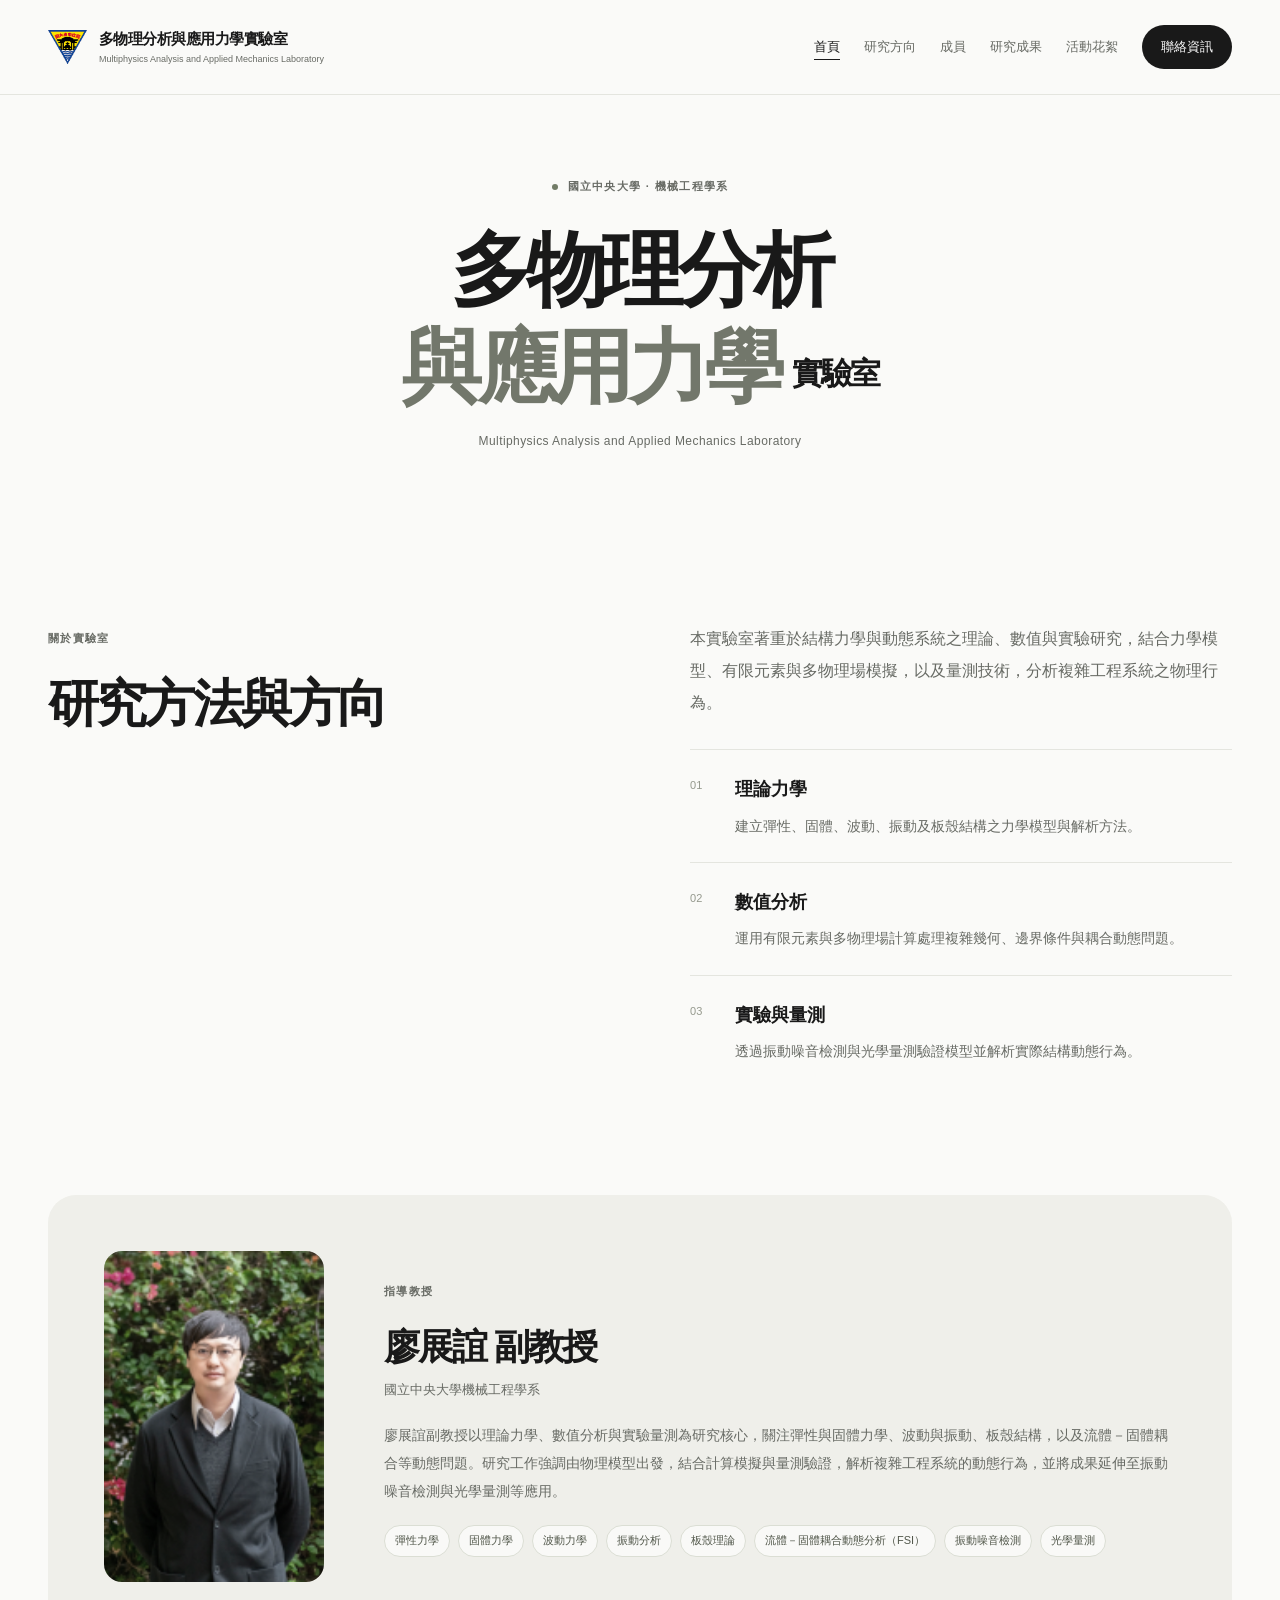
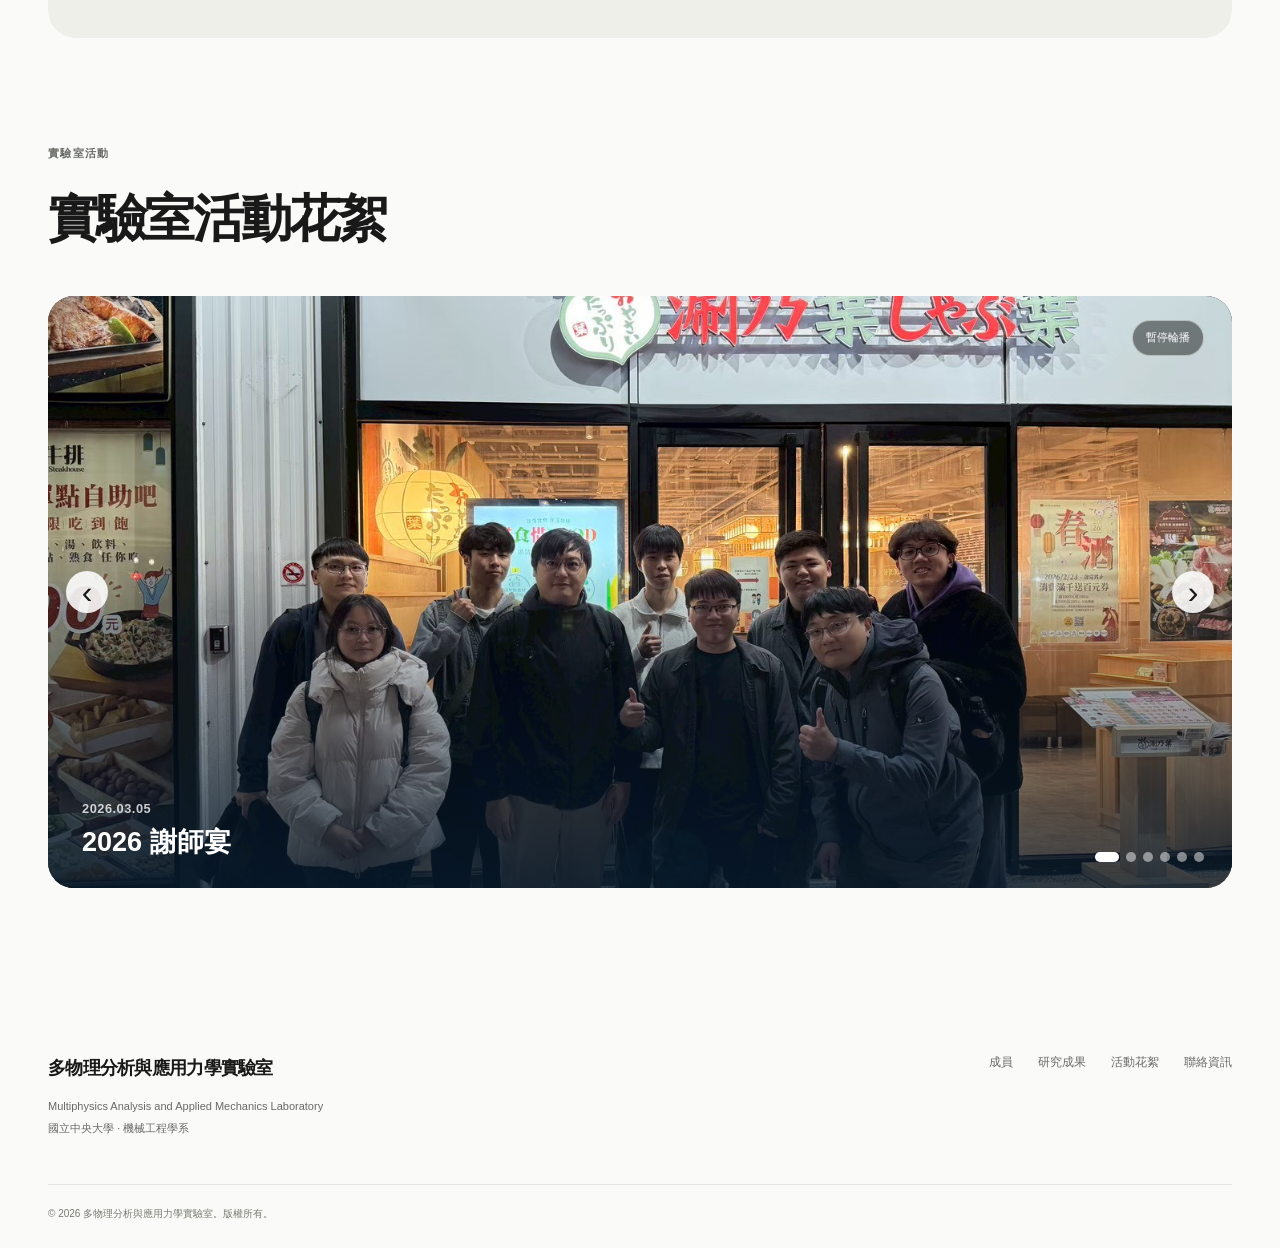
<file: index.html>
<!doctype html>
<html lang="zh-Hant">
<head>
  <meta charset="utf-8">
  <meta name="viewport" content="width=device-width, initial-scale=1">
  <meta name="description" content="國立中央大學機械工程學系多物理分析與應用力學實驗室，由廖展誼副教授主持，研究涵蓋彈性力學、固體力學、波動力學、振動分析、板殼理論、流固耦合、振動噪音檢測與光學量測。">
  <meta name="robots" content="index, follow, max-image-preview:large">
  <title>多物理分析與應用力學實驗室｜廖展誼｜國立中央大學機械工程學系</title>
  <link rel="canonical" href="https://ncu-maam-lab.github.io/">
  <meta property="og:locale" content="zh_TW">
  <meta property="og:type" content="website">
  <meta property="og:site_name" content="多物理分析與應用力學實驗室">
  <meta property="og:title" content="多物理分析與應用力學實驗室｜國立中央大學">
  <meta property="og:description" content="國立中央大學機械工程學系多物理分析與應用力學實驗室，由廖展誼副教授主持，研究涵蓋力學、振動、波動、流固耦合與光學量測。">
  <meta property="og:url" content="https://ncu-maam-lab.github.io/">
  <meta name="twitter:card" content="summary">
  <link rel="stylesheet" href="assets/css/style.css?v=20261028-2">
  <script type="application/ld+json">
  {
    "@context": "https://schema.org",
    "@graph": [
      {
        "@type": "ResearchOrganization",
        "@id": "https://ncu-maam-lab.github.io/#organization",
        "name": "多物理分析與應用力學實驗室",
        "alternateName": [
          
          "Multiphysics Analysis and Applied Mechanics Laboratory"
        ],
        "url": "https://ncu-maam-lab.github.io/",
        "parentOrganization": {
          "@type": "CollegeOrUniversity",
          "name": "國立中央大學",
          "alternateName": "National Central University"
        },
        "member": {
          "@id": "https://ncu-maam-lab.github.io/#liao-chan-yi"
        },
        "knowsAbout": [
          "彈性力學",
          "固體力學",
          "波動力學",
          "振動分析",
          "板殼理論",
          "流體－固體耦合動態分析",
          "振動噪音檢測",
          "光學量測"
        ]
      },
      {
        "@type": "Person",
        "@id": "https://ncu-maam-lab.github.io/#liao-chan-yi",
        "name": "廖展誼",
        "alternateName": "Liao Chan-Yi",
        "jobTitle": "副教授",
        "email": "mailto:chanyi@ncu.edu.tw",
        "url": "https://ncu-maam-lab.github.io/members.html",
        "affiliation": {
          "@type": "CollegeOrUniversity",
          "name": "國立中央大學",
          "alternateName": "National Central University"
        }
      }
    ]
  }
  </script>
  <meta name="theme-color" content="#fafaf8">
</head>
<body>
<a class="skip-link" href="#main">跳至主要內容</a>
<header class="site-header">
  <div class="container navbar">
    <a class="brand" href="index.html" aria-label="實驗室首頁">
      <img class="brand-logo" src="assets/images/NCULogo.svg.webp" alt="國立中央大學校徽">
      <div class="brand-copy"><strong>多物理分析與應用力學實驗室</strong><span>Multiphysics Analysis and Applied Mechanics Laboratory</span></div>
    </a>
    <button class="nav-toggle" type="button" aria-label="開啟選單" aria-controls="site-navigation" aria-expanded="false"><span></span><span></span><span></span></button>
    <nav class="nav-links" id="site-navigation" aria-label="主要導覽">
      <a class="active" aria-current="page" href="index.html" data-i18n="nav.home">首頁</a>
      <a href="research.html">研究方向</a><a href="members.html" data-i18n="nav.members">成員</a>
      <a href="publications.html" data-i18n="nav.publications">研究成果</a>
      <a href="news.html" data-i18n="nav.news">活動花絮</a>
      <a href="contact.html" data-i18n="nav.contact">聯絡資訊</a>
    </nav>
  </div>
</header>

<main id="main">
  <section class="hero" aria-labelledby="hero-title">
    <div class="container hero-intro">
      <span class="eyebrow"><span class="status-dot" aria-hidden="true"></span>國立中央大學 · 機械工程學系</span>
      <h1 id="hero-title">多物理分析<br><span class="hero-emphasis">與應用力學</span><span class="hero-lab">實驗室</span></h1>
      <p class="hero-subtitle">Multiphysics Analysis and Applied Mechanics Laboratory</p>
    </div>
  </section>


  <section class="section alt">
    <div class="container about-grid">
      <div>
        <span class="eyebrow" data-i18n="home.about">關於實驗室</span>
        <h2 class="section-title" data-i18n="home.aboutTitle">研究方法與方向</h2>
      </div>
      <div>
        <p class="section-lead" data-i18n="home.aboutLead">本實驗室著重於結構力學與動態系統之理論、數值與實驗研究，結合力學模型、有限元素與多物理場模擬，以及量測技術，分析複雜工程系統之物理行為。</p>
        <div class="feature-list feature-list-plain">
          <div class="feature-row"><div><h3 data-i18n="home.feature1Title">理論力學</h3><p data-i18n="home.feature1Text">建立彈性、固體、波動、振動及板殼結構之力學模型與解析方法。</p></div></div>
          <div class="feature-row"><div><h3 data-i18n="home.feature2Title">數值分析</h3><p data-i18n="home.feature2Text">運用有限元素與多物理場計算處理複雜幾何、邊界條件與耦合動態問題。</p></div></div>
          <div class="feature-row"><div><h3 data-i18n="home.feature3Title">實驗與量測</h3><p data-i18n="home.feature3Text">透過振動噪音檢測與光學量測驗證模型並解析實際結構動態行為。</p></div></div>
        </div>
      </div>
    </div>
  </section>

  <section class="home-professor-section">
    <div class="container">
      <article class="home-professor-card">
        <img class="home-professor-photo" src="assets/images/liao-chan-yi.jpg" alt="廖展誼副教授" decoding="async">
        <div class="home-professor-content">
          <span class="eyebrow">指導教授</span>
          <h2 class="section-title">廖展誼 副教授</h2>
          <p class="home-professor-role">國立中央大學機械工程學系</p>
          <p class="home-professor-description">廖展誼副教授以理論力學、數值分析與實驗量測為研究核心，關注彈性與固體力學、波動與振動、板殼結構，以及流體－固體耦合等動態問題。研究工作強調由物理模型出發，結合計算模擬與量測驗證，解析複雜工程系統的動態行為，並將成果延伸至振動噪音檢測與光學量測等應用。</p>
          <div class="interest-tags home-professor-tags"><span class="interest-tag">彈性與固體力學</span><span class="interest-tag">波動與振動分析</span><span class="interest-tag">板殼理論</span><span class="interest-tag">流固耦合</span><span class="interest-tag">振動噪音檢測</span><span class="interest-tag">光學量測</span></div>

        </div>
      </article>
    </div>
  </section>

  <section class="section home-gallery-section">
    <div class="container">
      <div class="gallery-heading">
        <div><span class="eyebrow" data-i18n="home.latest">實驗室活動</span><h2 class="section-title" data-i18n="home.newsTitle">實驗室活動花絮</h2></div>

      </div>
      <div class="activity-slider" data-activity-slider>
        <div class="activity-slides">
          <a class="activity-slide active" href="news.html#activities" aria-hidden="false"><img src="assets/images/activities/2026-03-05-thank-you-1.jpg" alt="2026 謝師宴團體合照" decoding="async"><div class="slide-caption"><span>2026.03.05</span><h3 data-i18n="activity.a1Title">2026 謝師宴</h3></div></a>
          <a class="activity-slide" href="news.html#activities" aria-hidden="true"><img src="assets/images/activities/2025-08-28-thank-you-1.jpg" alt="2025 謝師宴團體合照" decoding="async"><div class="slide-caption"><span>2025.08.28</span><h3 data-i18n="activity.a2Title">2025 謝師宴</h3></div></a>
          <a class="activity-slide" href="news.html#activities" aria-hidden="true"><img src="assets/images/activities/2025-02-11-dinner-1.jpg" alt="2025 年 2 月實驗室聚餐合照" decoding="async"><div class="slide-caption"><span>2025.02.11</span><h3 data-i18n="activity.a3Title">實驗室聚餐</h3></div></a>
          <a class="activity-slide" href="news.html#activities" aria-hidden="true"><img src="assets/images/activities/2024-lab-dinner-1.jpg" alt="113 學年度實驗室聚餐合照" decoding="async"><div class="slide-caption"><span data-i18n="activity.academic113">113 學年度</span><h3 data-i18n="activity.a4Title">實驗室聚餐</h3></div></a>
          <a class="activity-slide" href="news.html#activities" aria-hidden="true"><img src="assets/images/activities/2023-11-17-ctam-1.jpg" alt="CTAM 2023 會場合照" decoding="async"><div class="slide-caption"><span>2023.11.17</span><h3 data-i18n="activity.a5Title">中華民國力學學會年會暨全國力學會議</h3></div></a>
          <a class="activity-slide" href="news.html#activities" aria-hidden="true"><img src="assets/images/activities/2023-06-19-thank-you-1.jpg" alt="112 學年度謝師宴團體合照" decoding="async"><div class="slide-caption"><span>2023.06.19</span><h3 data-i18n="activity.a6Title">112 學年度謝師宴</h3></div></a>
        </div>
        <button class="slider-control slider-prev" type="button" data-slider-prev aria-label="上一張">‹</button>
        <button class="slider-control slider-next" type="button" data-slider-next aria-label="下一張">›</button>
        <div class="slider-dots" data-slider-dots aria-label="活動照片切換"></div>
      </div>
    </div>
  </section>


</main>

<footer class="site-footer">
  <div class="container">
    <div class="footer-grid">
      <div><div class="footer-brand">多物理分析與應用力學實驗室</div><div class="footer-copy">Multiphysics Analysis and Applied Mechanics Laboratory<br><span data-i18n="common.footerDept">國立中央大學 · 機械工程學系</span></div></div>
      <div class="footer-links"><a href="members.html" data-i18n="nav.members">成員</a><a href="publications.html" data-i18n="nav.publications">研究成果</a><a href="news.html" data-i18n="nav.news">活動花絮</a><a href="contact.html" data-i18n="nav.contact">聯絡資訊</a></div>
    </div>
    <div class="footer-bottom">© <span data-year></span> <span data-i18n="common.rights">多物理分析與應用力學實驗室。版權所有。</span></div>
  </div>
</footer>
<script src="assets/data/site-data.js?v=20261028-2"></script>
<script src="assets/js/main.js?v=20261028-3"></script>
</body>
</html>
</file>
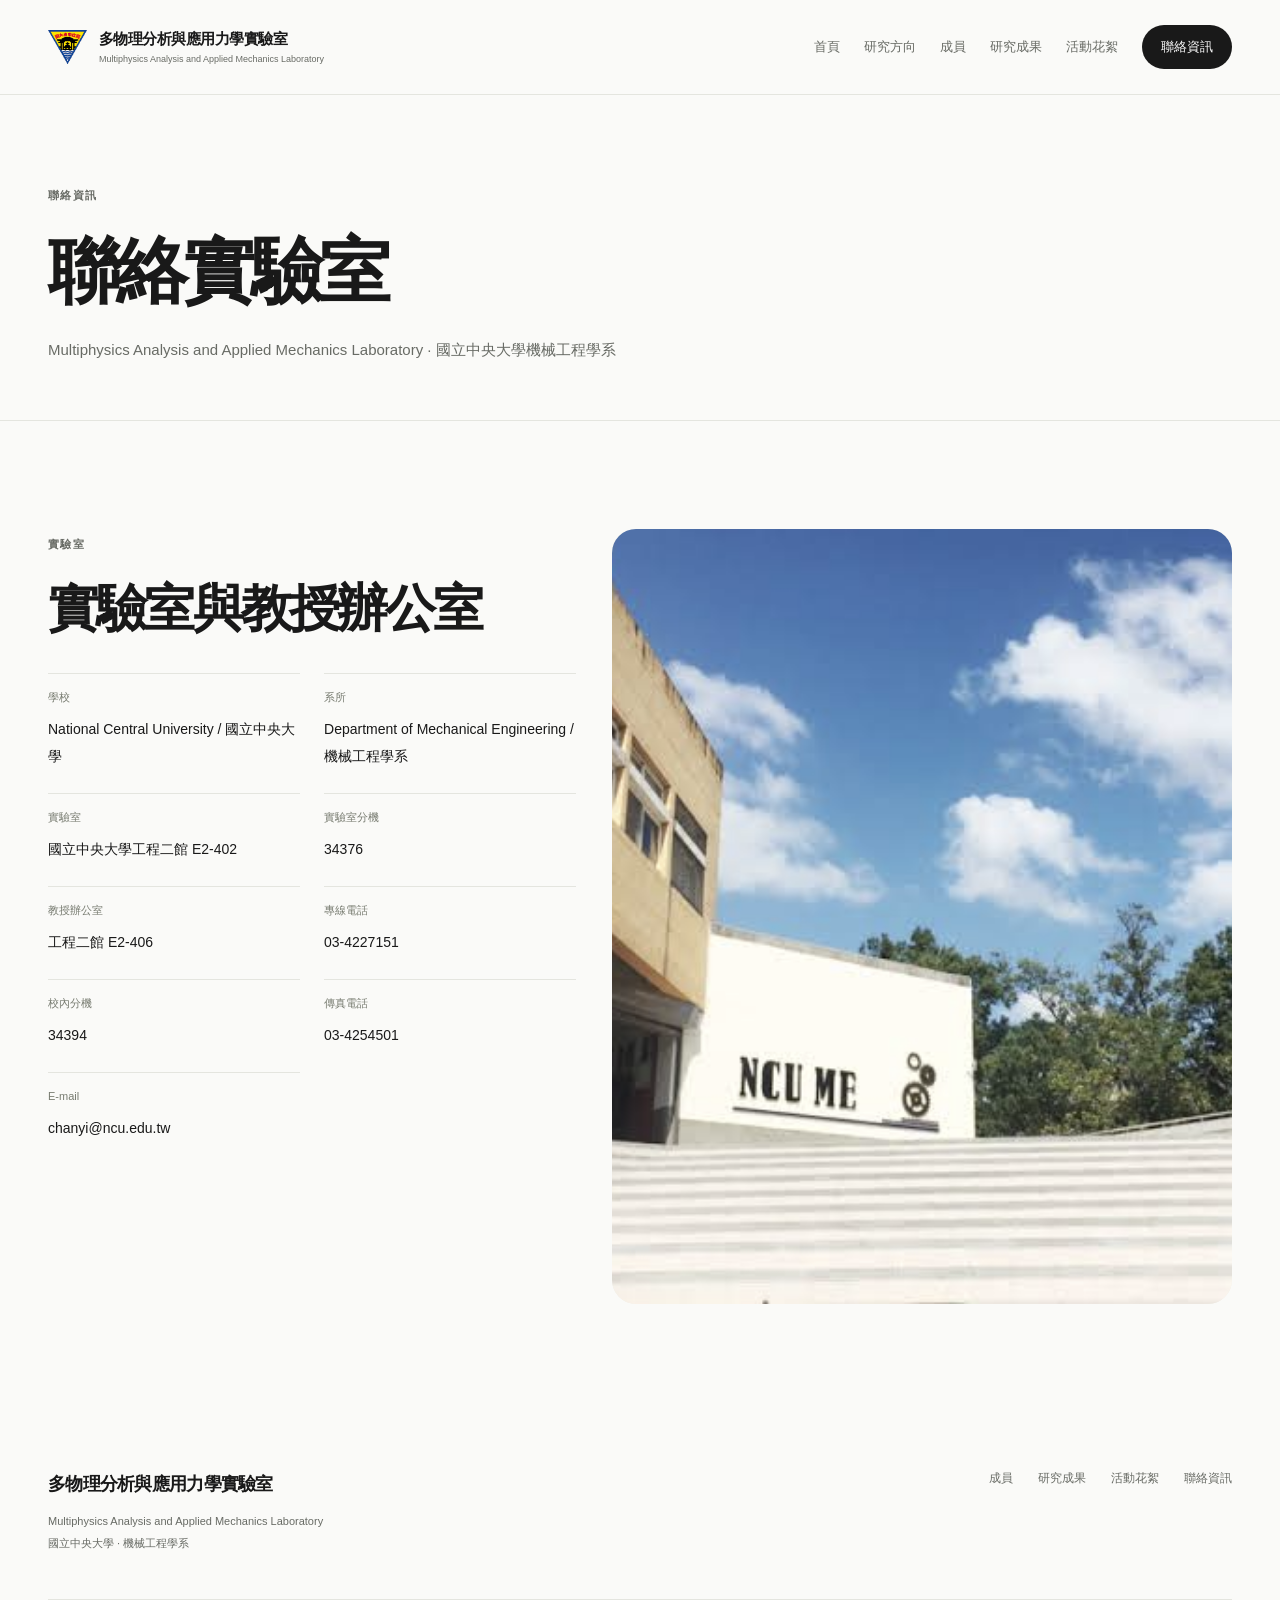
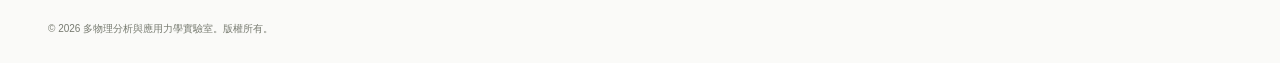
<file: contact.html>
<!doctype html>
<html lang="zh-Hant">
<head>
  <meta charset="utf-8">
  <meta name="viewport" content="width=device-width, initial-scale=1">
  <meta name="description" content="Contact the Multiphysics Analysis and Applied Mechanics Laboratory at National Central University.">
  <title>聯絡資訊 | 多物理分析與應用力學實驗室</title>
  <link rel="stylesheet" href="assets/css/style.css?v=20261028-2">
  <meta name="theme-color" content="#fafaf8">
</head>
<body>
<a class="skip-link" href="#main">跳至主要內容</a>
<header class="site-header"><div class="container navbar"><a class="brand" href="index.html"><img class="brand-logo" src="assets/images/NCULogo.svg.webp" alt="國立中央大學校徽"><div class="brand-copy"><strong>多物理分析與應用力學實驗室</strong><span>Multiphysics Analysis and Applied Mechanics Laboratory</span></div></a><button class="nav-toggle" type="button" aria-label="開啟選單" aria-controls="site-navigation" aria-expanded="false"><span></span><span></span><span></span></button><nav class="nav-links" id="site-navigation" aria-label="主要導覽"><a href="index.html" data-i18n="nav.home">首頁</a><a href="research.html">研究方向</a><a href="members.html" data-i18n="nav.members">成員</a><a href="publications.html" data-i18n="nav.publications">研究成果</a><a href="news.html" data-i18n="nav.news">活動花絮</a><a class="active" aria-current="page" href="contact.html" data-i18n="nav.contact">聯絡資訊</a></nav></div></header>
<main id="main">
<section class="page-hero"><div class="container"><span class="eyebrow" data-i18n="contact.eyebrow">聯絡資訊</span><h1 data-i18n="contact.title">聯絡實驗室</h1><p data-i18n="contact.intro">Multiphysics Analysis and Applied Mechanics Laboratory · 國立中央大學機械工程學系</p></div></section>
<section class="section alt"><div class="container contact-grid"><div><span class="eyebrow" data-i18n="contact.lab">實驗室</span><h2 class="section-title" data-i18n="contact.visit">實驗室與教授辦公室</h2><div class="contact-list" style="margin-top:30px"><div class="contact-item"><strong data-i18n="contact.institution">學校</strong><span>National Central University / 國立中央大學</span></div><div class="contact-item"><strong data-i18n="contact.department">系所</strong><span>Department of Mechanical Engineering / 機械工程學系</span></div><div class="contact-item"><strong data-i18n="contact.labRoom">實驗室</strong><span data-i18n="contact.locationValue">國立中央大學工程二館 E2-402</span></div><div class="contact-item"><strong data-i18n="contact.labExt">實驗室分機</strong><span>34376</span></div><div class="contact-item"><strong data-i18n="contact.office">教授辦公室</strong><span data-i18n="contact.officeValue">工程二館 E2-406</span></div><div class="contact-item"><strong data-i18n="contact.directTel">專線電話</strong><span>03-4227151</span></div><div class="contact-item"><strong data-i18n="contact.campusExt">校內分機</strong><span>34394</span></div><div class="contact-item"><strong data-i18n="contact.fax">傳真電話</strong><span>03-4254501</span></div><div class="contact-item"><strong data-i18n="contact.email">E-mail</strong><a href="mailto:chanyi@ncu.edu.tw">chanyi@ncu.edu.tw</a></div></div></div><figure class="location-panel"><img src="assets/images/ncu-me-building.jpg" alt="國立中央大學機械工程學系館舍" decoding="async"></figure></div></section>
</main>
<footer class="site-footer"><div class="container"><div class="footer-grid"><div><div class="footer-brand">多物理分析與應用力學實驗室</div><div class="footer-copy">Multiphysics Analysis and Applied Mechanics Laboratory<br><span data-i18n="common.footerDept">國立中央大學 · 機械工程學系</span></div></div><div class="footer-links"><a href="members.html" data-i18n="nav.members">成員</a><a href="publications.html" data-i18n="nav.publications">研究成果</a><a href="news.html" data-i18n="nav.news">活動花絮</a><a href="contact.html" data-i18n="nav.contact">聯絡資訊</a></div></div><div class="footer-bottom">© <span data-year></span> <span data-i18n="common.rights">多物理分析與應用力學實驗室。版權所有。</span></div></div></footer>
<script src="assets/data/site-data.js?v=20261028-2"></script>
<script src="assets/js/main.js?v=20261028-3"></script>
</body>
</html>
</file>
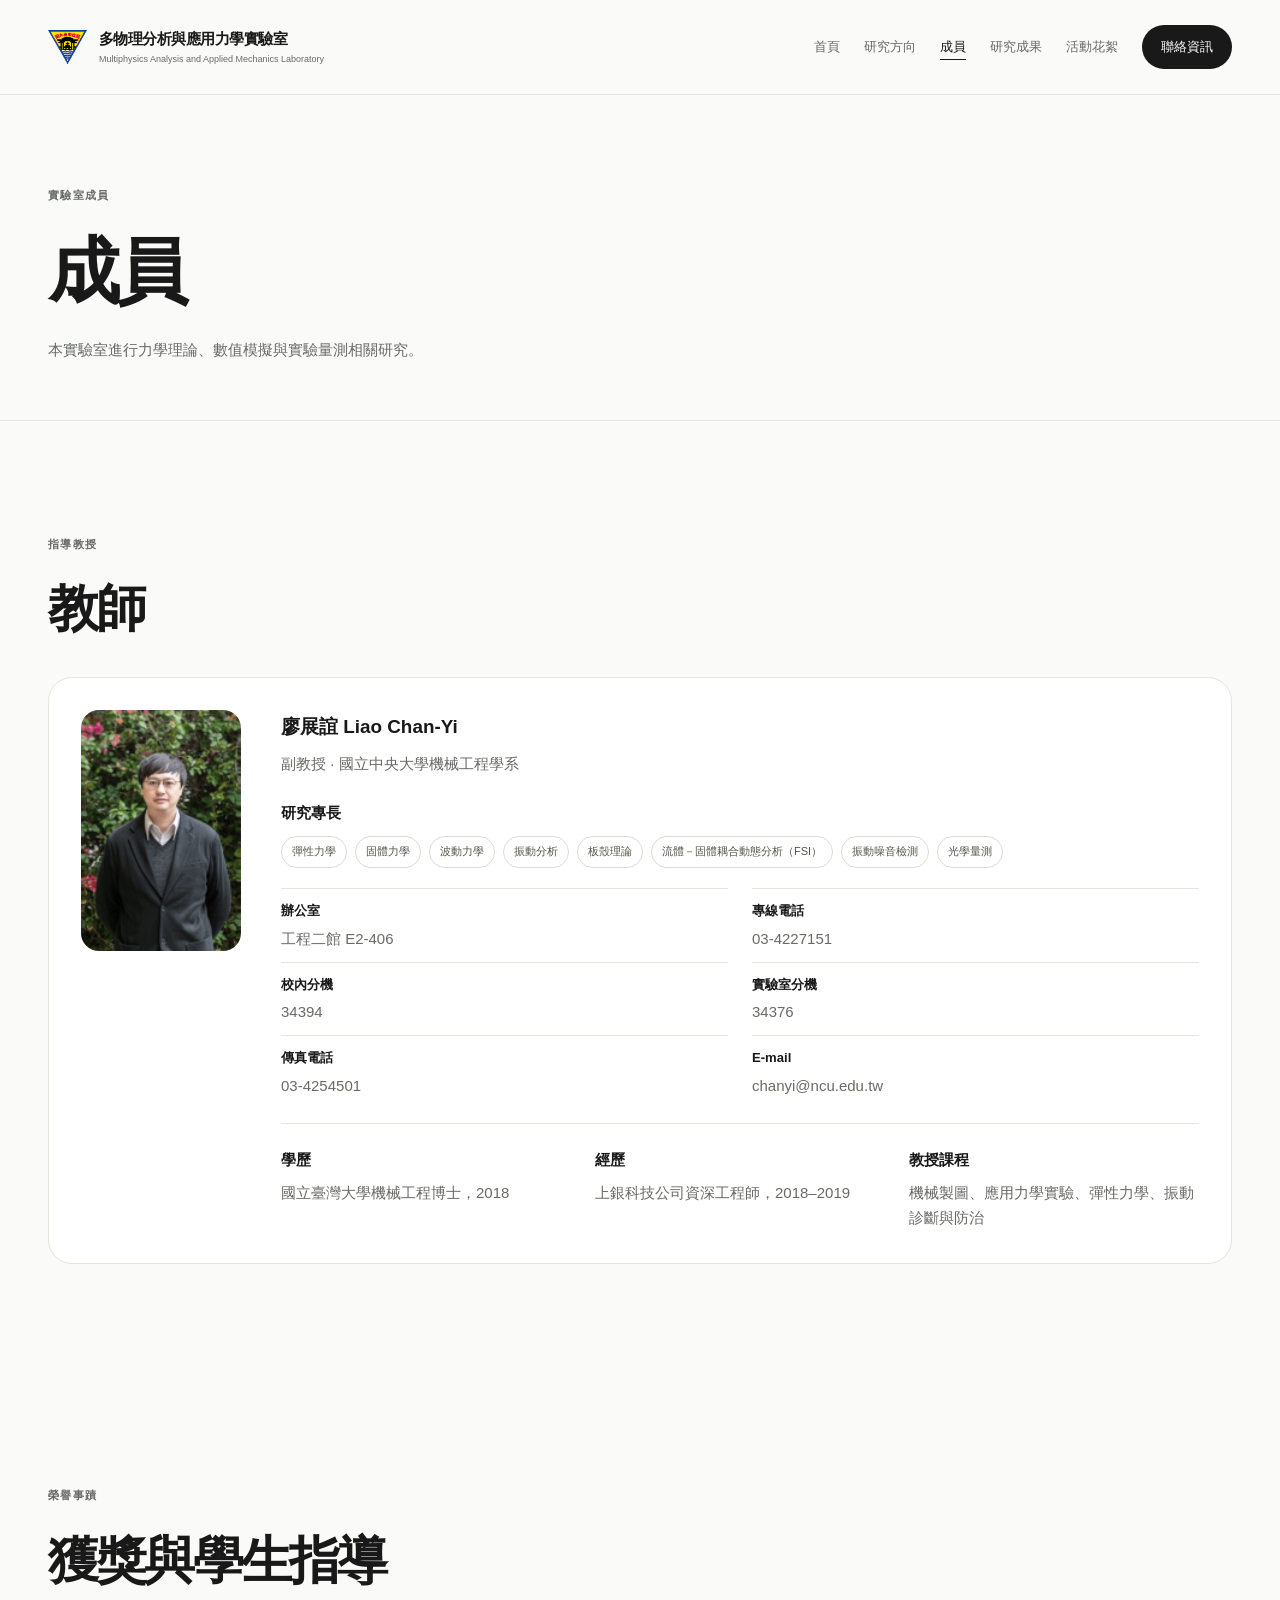
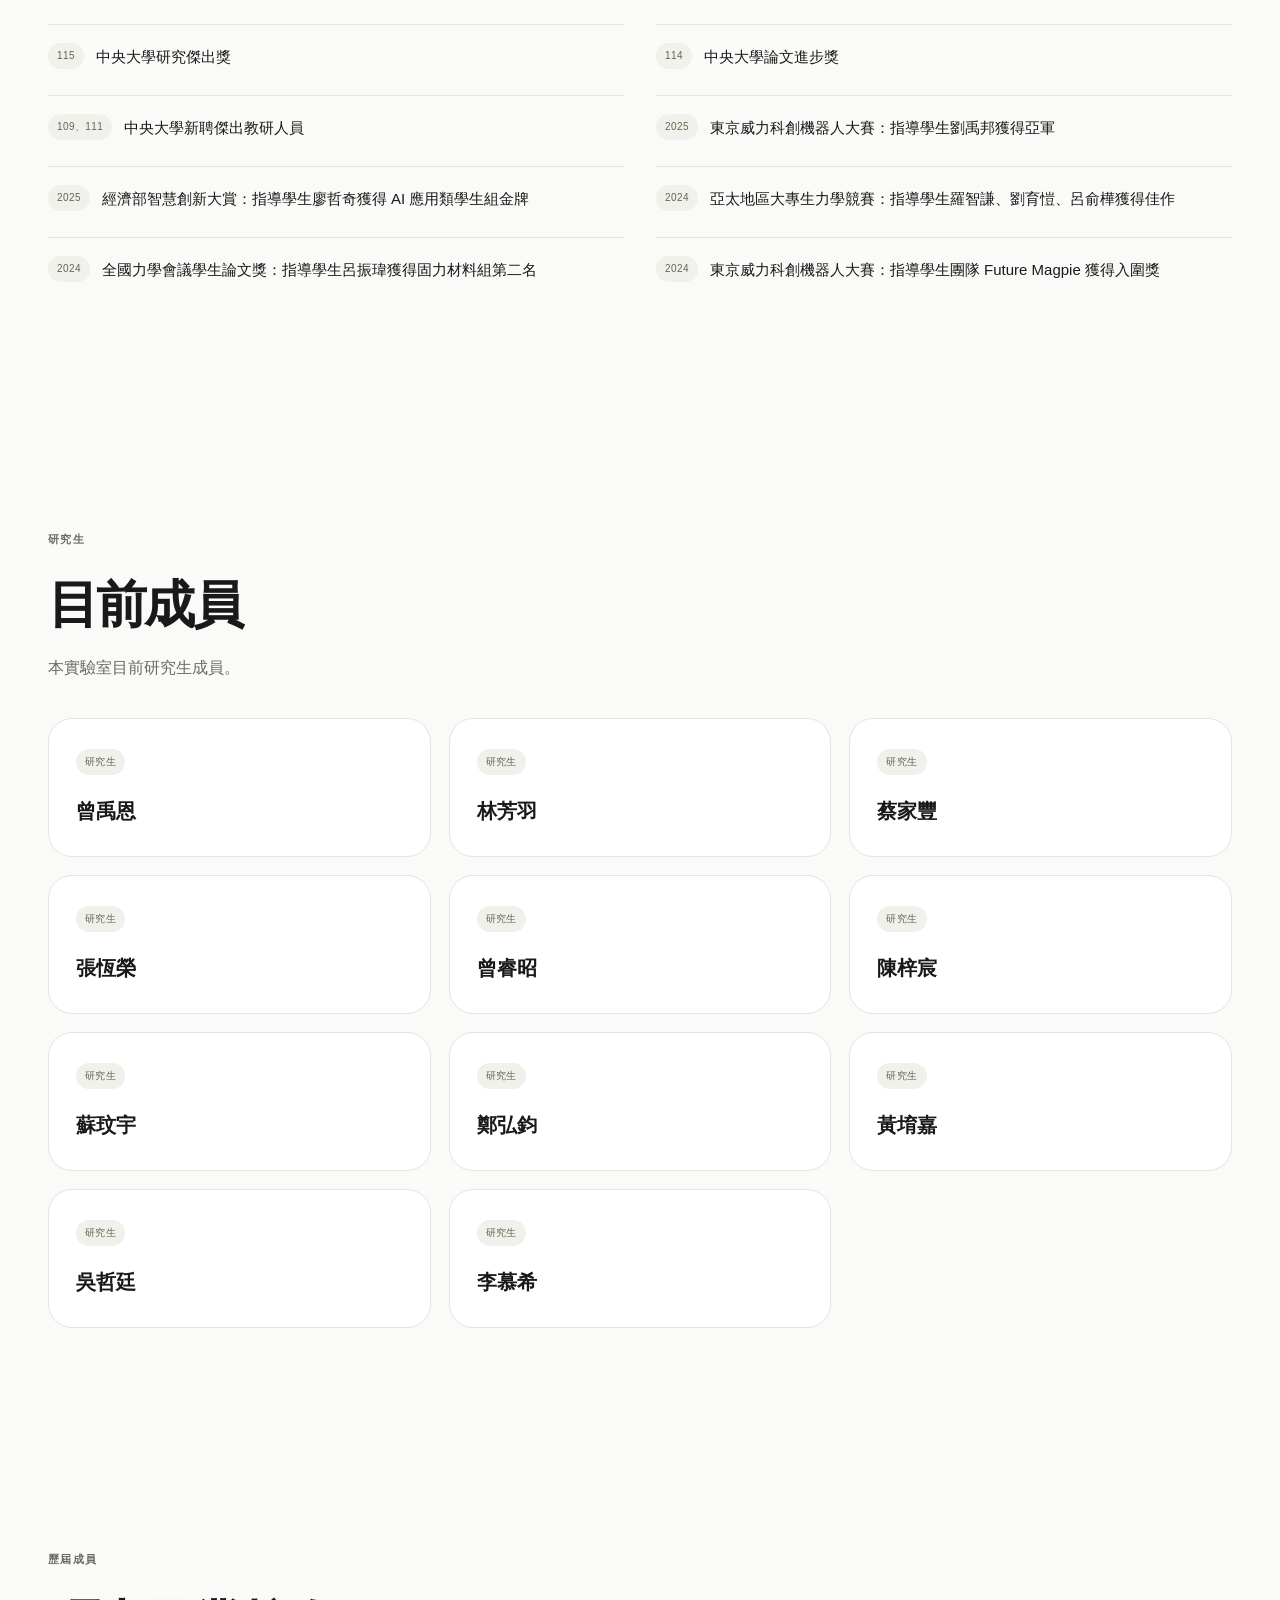
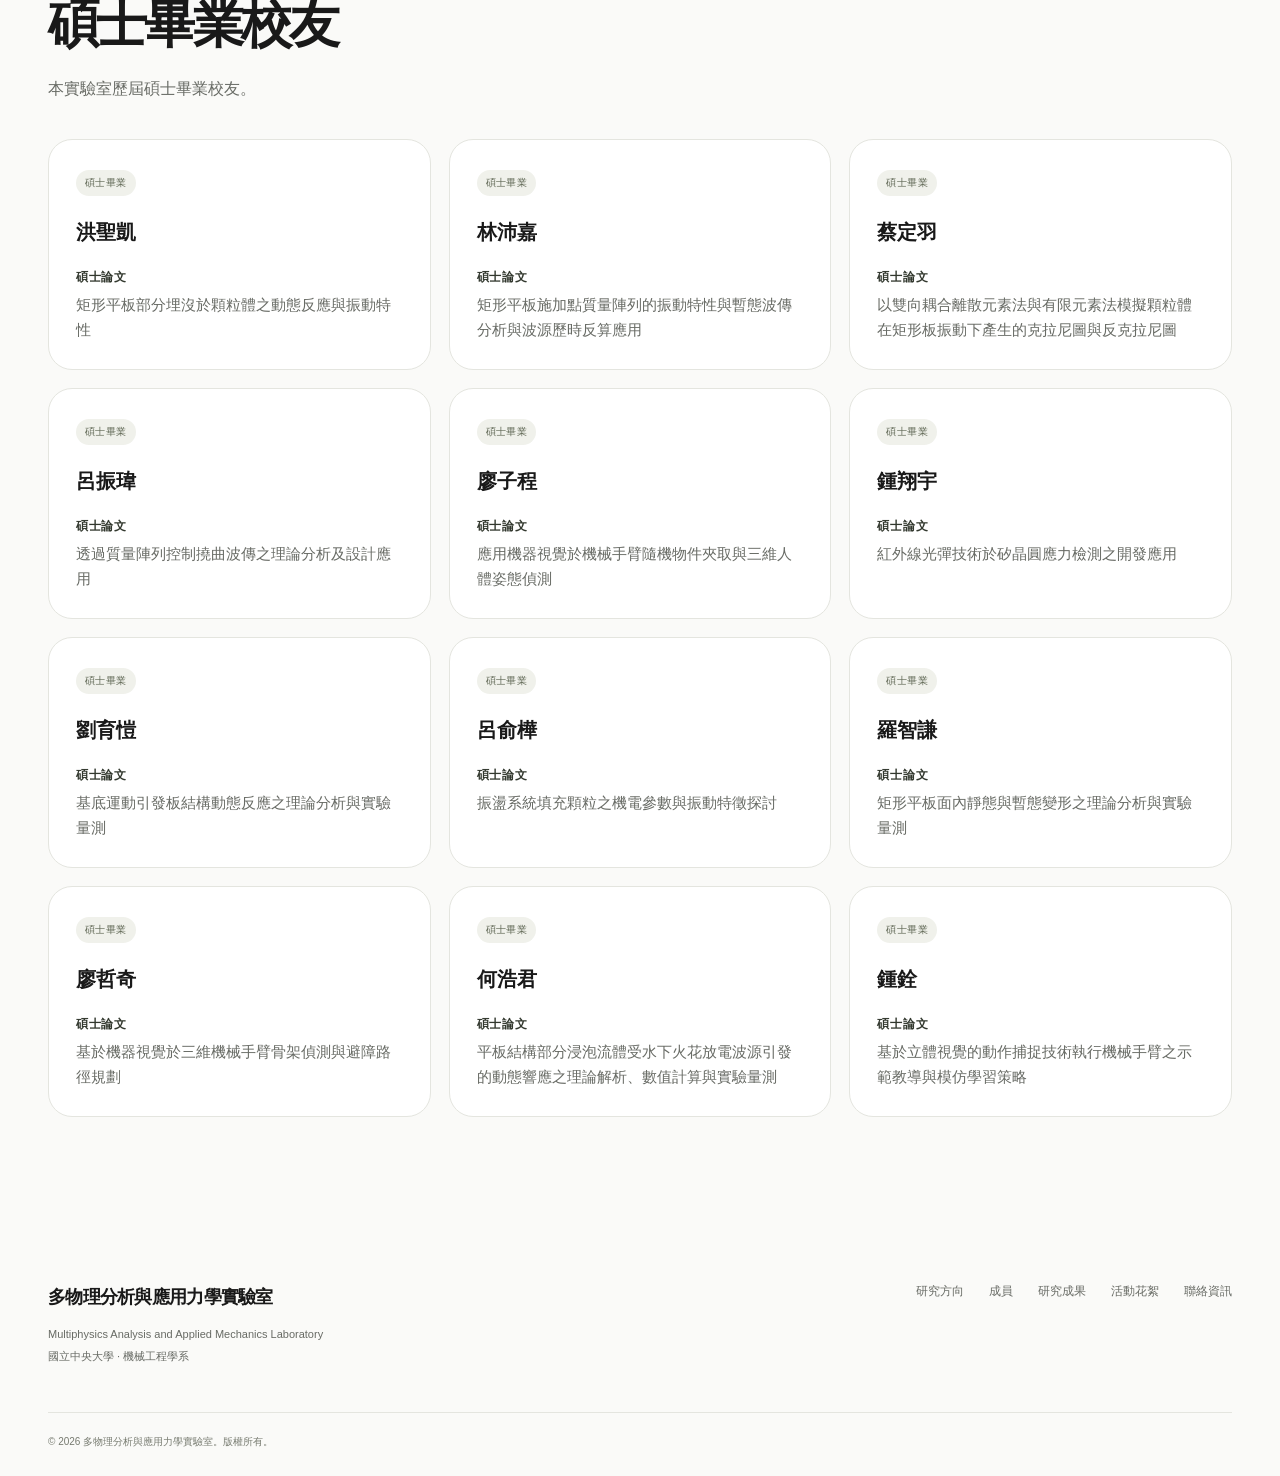
<file: members.html>
<!doctype html>
<html lang="zh-Hant">
<head>
  <meta charset="utf-8">
  <meta name="viewport" content="width=device-width, initial-scale=1">
  <meta name="description" content="Members of the Multiphysics Analysis and Applied Mechanics Laboratory at National Central University.">
  <title>成員 | 多物理分析與應用力學實驗室</title>
  <link rel="stylesheet" href="assets/css/style.css?v=20261028-2">
  <meta name="theme-color" content="#fafaf8">
</head>
<body>
<a class="skip-link" href="#main">跳至主要內容</a>
<header class="site-header"><div class="container navbar"><a class="brand" href="index.html"><img class="brand-logo" src="assets/images/NCULogo.svg.webp" alt="國立中央大學校徽"><div class="brand-copy"><strong>多物理分析與應用力學實驗室</strong><span>Multiphysics Analysis and Applied Mechanics Laboratory</span></div></a><button class="nav-toggle" type="button" aria-label="開啟選單" aria-controls="site-navigation" aria-expanded="false"><span></span><span></span><span></span></button><nav class="nav-links" id="site-navigation" aria-label="主要導覽"><a href="index.html" data-i18n="nav.home">首頁</a><a href="research.html">研究方向</a><a class="active" aria-current="page" href="members.html" data-i18n="nav.members">成員</a><a href="publications.html" data-i18n="nav.publications">研究成果</a><a href="news.html" data-i18n="nav.news">活動花絮</a><a href="contact.html" data-i18n="nav.contact">聯絡資訊</a></nav></div></header>
<main id="main">
<section class="page-hero"><div class="container"><span class="eyebrow" data-i18n="members.eyebrow">實驗室成員</span><h1 data-i18n="members.title">成員</h1><p data-i18n="members.intro">本實驗室進行力學理論、數值模擬與實驗量測相關研究。</p></div></section>
<section class="section alt"><div class="container"><span class="eyebrow" data-i18n="members.pi">指導教授</span><h2 class="section-title" data-i18n="members.faculty">教師</h2><div class="card person-card" style="margin-top:34px"><img class="faculty-photo" src="assets/images/liao-chan-yi.jpg" alt="廖展誼副教授 Liao Chan-Yi"><div><h3 style="margin:0 0 6px" data-i18n="members.piName">廖展誼 Liao Chan-Yi</h3><div class="meta" data-i18n="members.piTitle">副教授 · 國立中央大學機械工程學系</div><div class="interest-block"><strong data-i18n="members.interests">研究專長</strong><div class="interest-tags"><span class="interest-tag" data-i18n="area.elasticity">彈性力學</span><span class="interest-tag" data-i18n="area.solid">固體力學</span><span class="interest-tag" data-i18n="area.wave">波動力學</span><span class="interest-tag" data-i18n="area.vibration">振動分析</span><span class="interest-tag" data-i18n="area.plateShell">板殼理論</span><span class="interest-tag" data-i18n="area.fsi">流體－固體耦合動態分析（FSI）</span><span class="interest-tag" data-i18n="area.noise">振動噪音檢測</span><span class="interest-tag" data-i18n="area.optical">光學量測</span></div></div><div class="faculty-details"><div class="detail-row"><strong data-i18n="members.office">辦公室</strong><span>E2-406</span></div><div class="detail-row"><strong data-i18n="members.directTel">專線電話</strong><a href="tel:+88634227151">03-4227151</a></div><div class="detail-row"><strong data-i18n="members.extension">校內分機</strong><span>34394</span></div><div class="detail-row"><strong data-i18n="members.labExtension">實驗室分機</strong><span>34376</span></div><div class="detail-row"><strong data-i18n="members.fax">傳真電話</strong><span>03-4254501</span></div><div class="detail-row"><strong data-i18n="members.email">E-mail</strong><a href="mailto:chanyi@ncu.edu.tw">chanyi@ncu.edu.tw</a></div></div><div class="faculty-background"><div><strong data-i18n="members.education">學歷</strong><p data-i18n="members.educationText">國立臺灣大學機械工程博士，2018</p></div><div><strong data-i18n="members.experience">經歷</strong><p data-i18n="members.experienceText">上銀科技公司資深工程師，2018–2019</p></div><div><strong data-i18n="members.courses">教授課程</strong><p data-i18n="members.coursesText">機械製圖、應用力學實驗、彈性力學、振動診斷與防治</p></div></div></div></div></div></section>
<section class="section alt"><div class="container"><span class="eyebrow" data-i18n="members.honors">榮譽事蹟</span><h2 class="section-title" data-i18n="members.awards">獲獎與學生指導</h2><div class="honor-list"><div class="honor-item"><span class="tag">115</span><p data-i18n="members.honor1">中央大學研究傑出獎</p></div><div class="honor-item"><span class="tag">114</span><p data-i18n="members.honor2">中央大學論文進步獎</p></div><div class="honor-item"><span class="tag">109、111</span><p data-i18n="members.honor3">中央大學新聘傑出教研人員</p></div><div class="honor-item"><span class="tag">2025</span><p data-i18n="members.honor4">東京威力科創機器人大賽：指導學生劉禹邦獲得亞軍</p></div><div class="honor-item"><span class="tag">2025</span><p data-i18n="members.honor5">經濟部智慧創新大賞：指導學生廖哲奇獲得 AI 應用類學生組金牌</p></div><div class="honor-item"><span class="tag">2024</span><p data-i18n="members.honor6">亞太地區大專生力學競賽：指導學生羅智謙、劉育愷、呂俞樺獲得佳作</p></div><div class="honor-item"><span class="tag">2024</span><p data-i18n="members.honor7">全國力學會議學生論文獎：指導學生呂振瑋獲得固力材料組第二名</p></div><div class="honor-item"><span class="tag">2024</span><p data-i18n="members.honor8">東京威力科創機器人大賽：指導學生團隊 Future Magpie 獲得入圍獎</p></div></div></div></section>
<section class="section"><div class="container"><span class="eyebrow" data-i18n="members.grad">研究生</span><h2 class="section-title" data-i18n="members.current">目前成員</h2><p class="section-lead" data-i18n="members.currentLead">本實驗室目前研究生成員。</p><div class="member-grid">
<article class="member-card"><div><span class="tag" data-i18n="members.gradStudent">研究生</span></div><h3>曾禹恩</h3></article>
<article class="member-card"><div><span class="tag" data-i18n="members.gradStudent">研究生</span></div><h3>林芳羽</h3></article>
<article class="member-card"><div><span class="tag" data-i18n="members.gradStudent">研究生</span></div><h3>蔡家豐</h3></article>
<article class="member-card"><div><span class="tag" data-i18n="members.gradStudent">研究生</span></div><h3>張恆榮</h3></article>
<article class="member-card"><div><span class="tag" data-i18n="members.gradStudent">研究生</span></div><h3>曾睿昭</h3></article>
<article class="member-card"><div><span class="tag" data-i18n="members.gradStudent">研究生</span></div><h3>陳梓宸</h3></article>
<article class="member-card"><div><span class="tag" data-i18n="members.gradStudent">研究生</span></div><h3>蘇玟宇</h3></article>
<article class="member-card"><div><span class="tag" data-i18n="members.gradStudent">研究生</span></div><h3>鄭弘鈞</h3></article>
<article class="member-card"><div><span class="tag" data-i18n="members.gradStudent">研究生</span></div><h3>黃堉嘉</h3></article>
<article class="member-card"><div><span class="tag" data-i18n="members.gradStudent">研究生</span></div><h3>吳哲廷</h3></article>
<article class="member-card"><div><span class="tag" data-i18n="members.gradStudent">研究生</span></div><h3>李慕希</h3></article>
</div></div></section>
<section class="section alt"><div class="container"><span class="eyebrow" data-i18n="members.alumni">歷屆成員</span><h2 class="section-title" data-i18n="members.former">碩士畢業校友</h2><p class="section-lead" data-i18n="members.alumniLead">本實驗室歷屆碩士畢業校友。</p><div class="member-grid alumni-grid-full">
<article class="member-card"><div><span class="tag" data-i18n="members.masterAlumnus">碩士畢業</span></div><h3>洪聖凱</h3><strong class="thesis-label" data-i18n="members.thesis">碩士論文</strong><p class="thesis-title">矩形平板部分埋沒於顆粒體之動態反應與振動特性</p></article>
<article class="member-card"><div><span class="tag" data-i18n="members.masterAlumnus">碩士畢業</span></div><h3>林沛嘉</h3><strong class="thesis-label" data-i18n="members.thesis">碩士論文</strong><p class="thesis-title">矩形平板施加點質量陣列的振動特性與暫態波傳分析與波源歷時反算應用</p></article>
<article class="member-card"><div><span class="tag" data-i18n="members.masterAlumnus">碩士畢業</span></div><h3>蔡定羽</h3><strong class="thesis-label" data-i18n="members.thesis">碩士論文</strong><p class="thesis-title">以雙向耦合離散元素法與有限元素法模擬顆粒體在矩形板振動下產生的克拉尼圖與反克拉尼圖</p></article>
<article class="member-card"><div><span class="tag" data-i18n="members.masterAlumnus">碩士畢業</span></div><h3>呂振瑋</h3><strong class="thesis-label" data-i18n="members.thesis">碩士論文</strong><p class="thesis-title">透過質量陣列控制撓曲波傳之理論分析及設計應用</p></article>
<article class="member-card"><div><span class="tag" data-i18n="members.masterAlumnus">碩士畢業</span></div><h3>廖子程</h3><strong class="thesis-label" data-i18n="members.thesis">碩士論文</strong><p class="thesis-title">應用機器視覺於機械手臂隨機物件夾取與三維人體姿態偵測</p></article>
<article class="member-card"><div><span class="tag" data-i18n="members.masterAlumnus">碩士畢業</span></div><h3>鍾翔宇</h3><strong class="thesis-label" data-i18n="members.thesis">碩士論文</strong><p class="thesis-title">紅外線光彈技術於矽晶圓應力檢測之開發應用</p></article>
<article class="member-card"><div><span class="tag" data-i18n="members.masterAlumnus">碩士畢業</span></div><h3>劉育愷</h3><strong class="thesis-label" data-i18n="members.thesis">碩士論文</strong><p class="thesis-title">基底運動引發板結構動態反應之理論分析與實驗量測</p></article>
<article class="member-card"><div><span class="tag" data-i18n="members.masterAlumnus">碩士畢業</span></div><h3>呂俞樺</h3><strong class="thesis-label" data-i18n="members.thesis">碩士論文</strong><p class="thesis-title">振盪系統填充顆粒之機電參數與振動特徵探討</p></article>
<article class="member-card"><div><span class="tag" data-i18n="members.masterAlumnus">碩士畢業</span></div><h3>羅智謙</h3><strong class="thesis-label" data-i18n="members.thesis">碩士論文</strong><p class="thesis-title">矩形平板面內靜態與暫態變形之理論分析與實驗量測</p></article>
<article class="member-card"><div><span class="tag" data-i18n="members.masterAlumnus">碩士畢業</span></div><h3>廖哲奇</h3><strong class="thesis-label" data-i18n="members.thesis">碩士論文</strong><p class="thesis-title">基於機器視覺於三維機械手臂骨架偵測與避障路徑規劃</p></article>
<article class="member-card"><div><span class="tag" data-i18n="members.masterAlumnus">碩士畢業</span></div><h3>何浩君</h3><strong class="thesis-label" data-i18n="members.thesis">碩士論文</strong><p class="thesis-title">平板結構部分浸泡流體受水下火花放電波源引發的動態響應之理論解析、數值計算與實驗量測</p></article>
<article class="member-card"><div><span class="tag" data-i18n="members.masterAlumnus">碩士畢業</span></div><h3>鍾銓</h3><strong class="thesis-label" data-i18n="members.thesis">碩士論文</strong><p class="thesis-title">基於立體視覺的動作捕捉技術執行機械手臂之示範教導與模仿學習策略</p></article>
</div></div></section>
</main>
<footer class="site-footer"><div class="container"><div class="footer-grid"><div><div class="footer-brand">多物理分析與應用力學實驗室</div><div class="footer-copy">Multiphysics Analysis and Applied Mechanics Laboratory<br><span data-i18n="common.footerDept">國立中央大學 · 機械工程學系</span></div></div><div class="footer-links"><a href="research.html">研究方向</a><a href="members.html" data-i18n="nav.members">成員</a><a href="publications.html" data-i18n="nav.publications">研究成果</a><a href="news.html" data-i18n="nav.news">活動花絮</a><a href="contact.html" data-i18n="nav.contact">聯絡資訊</a></div></div><div class="footer-bottom">© <span data-year></span> <span data-i18n="common.rights">多物理分析與應用力學實驗室。版權所有。</span></div></div></footer>
<script src="assets/data/site-data.js?v=20261028-2"></script>
<script src="assets/js/main.js?v=20261028-3"></script>
</body>
</html>
</file>
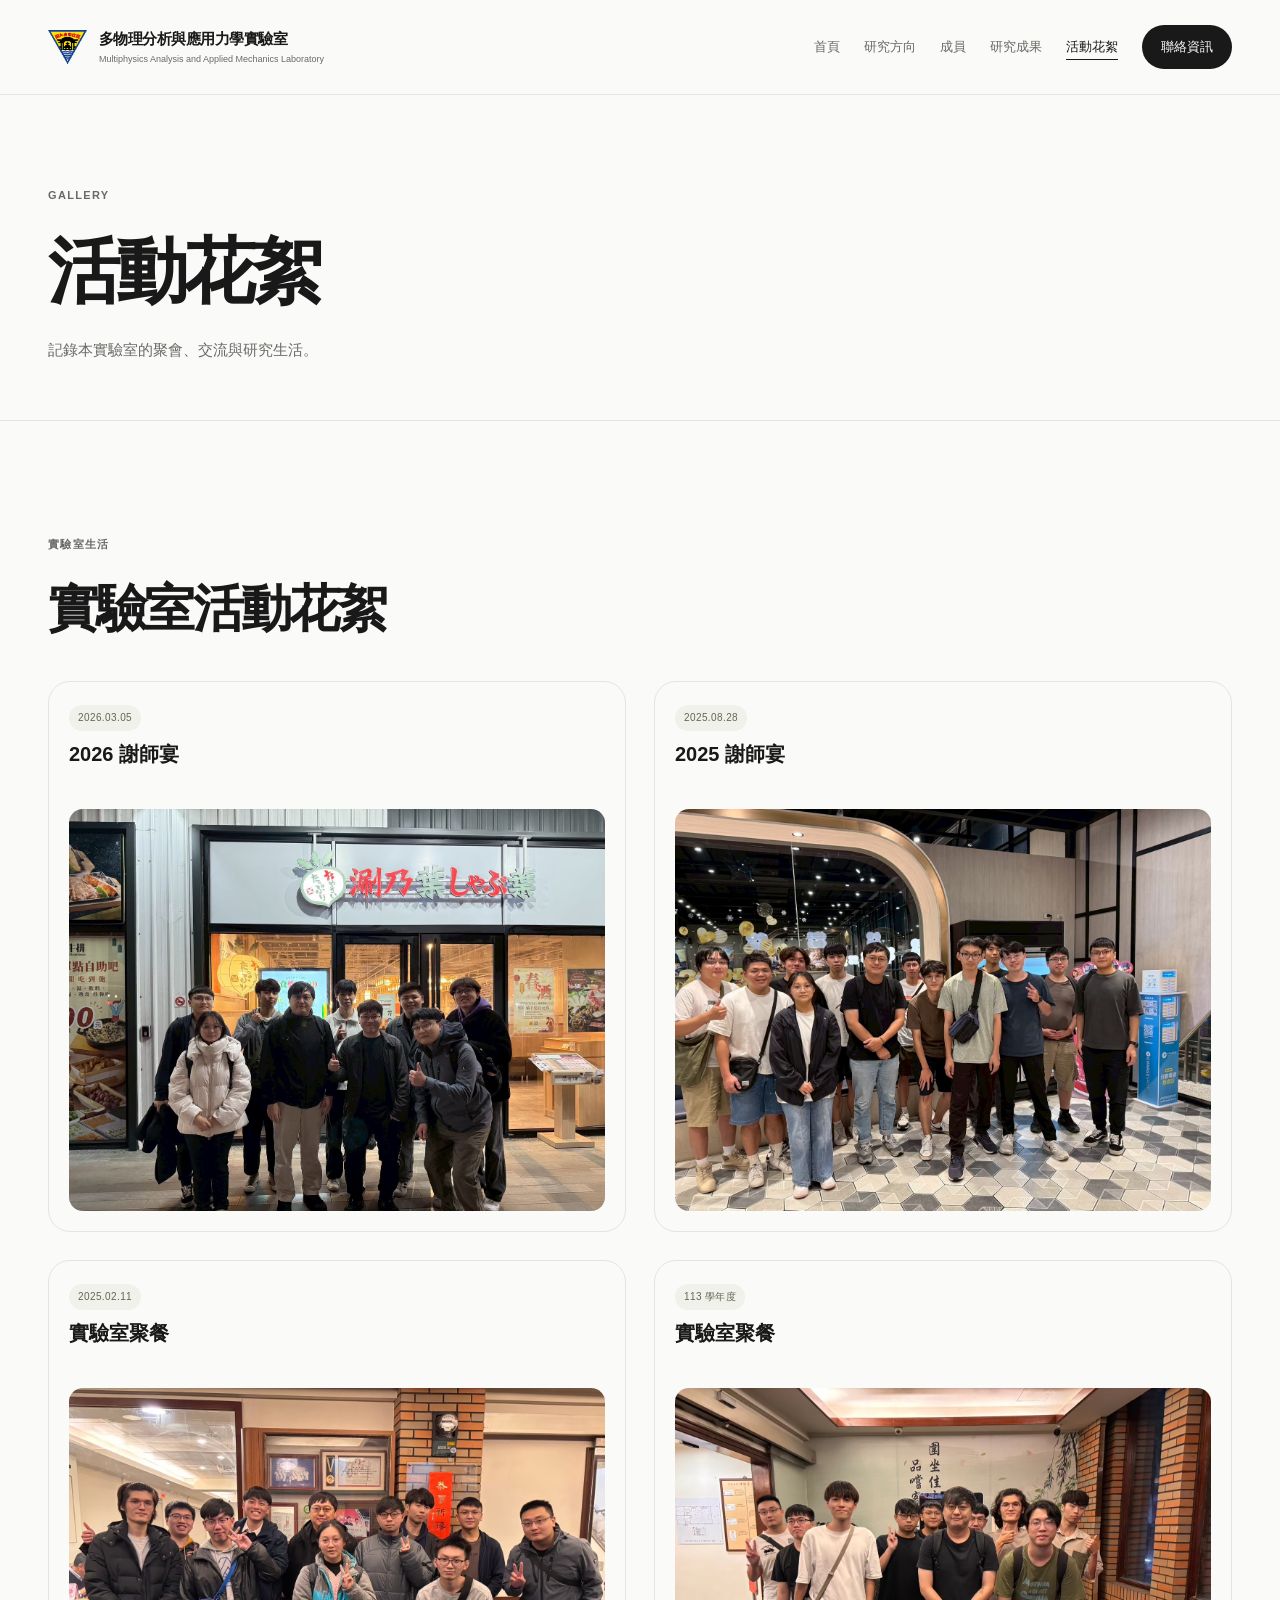
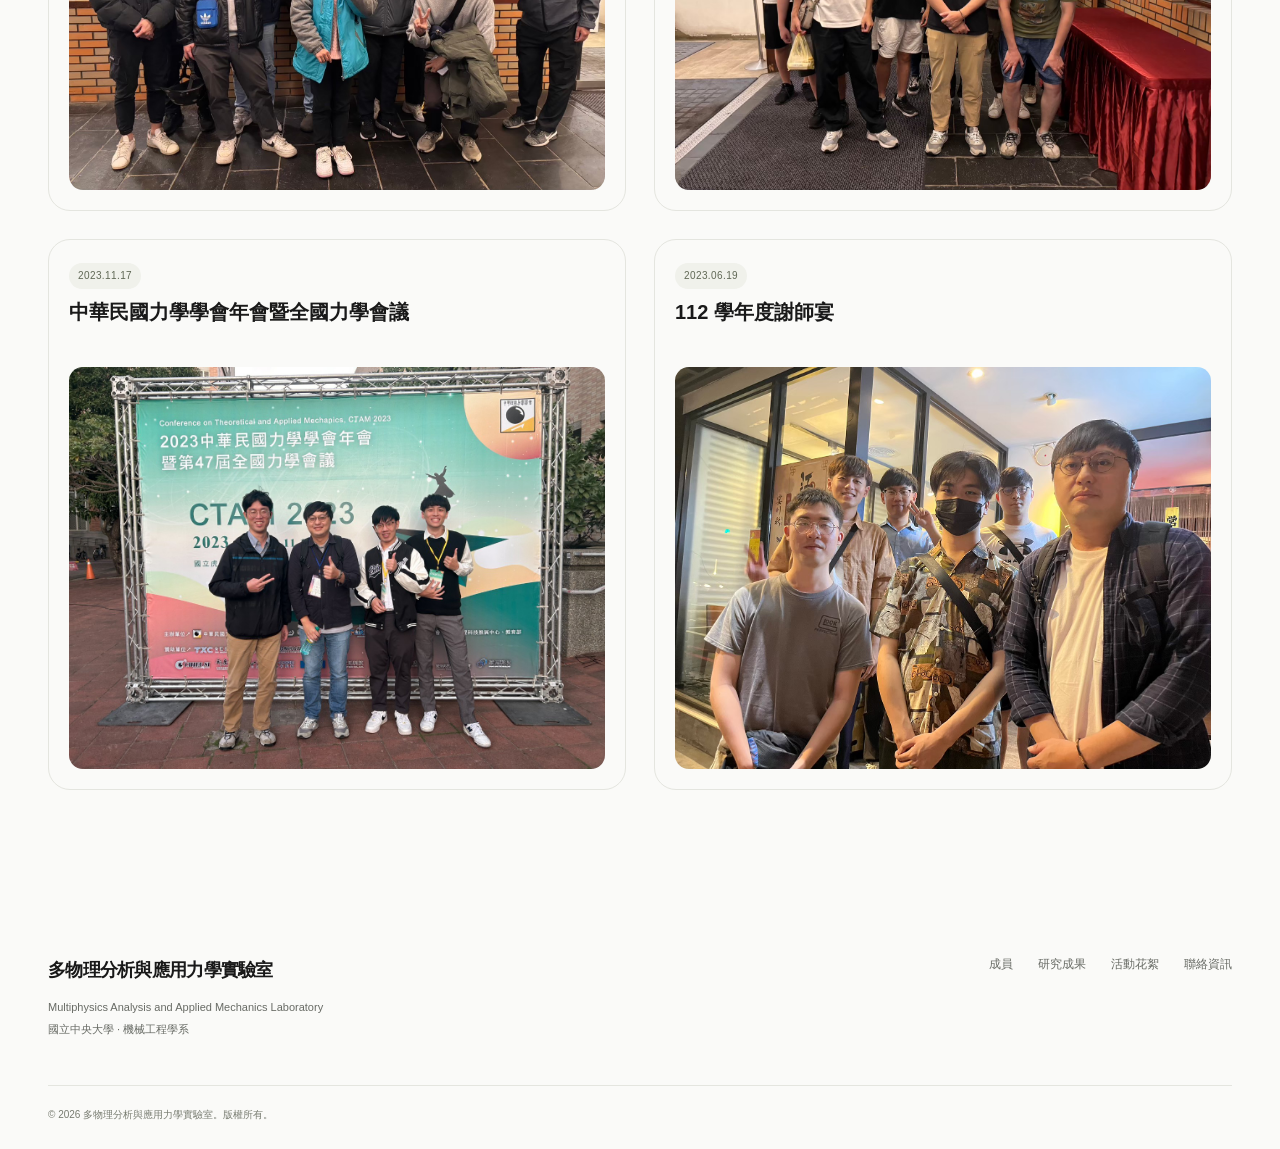
<file: news.html>
<!doctype html>
<html lang="zh-Hant">
<head>
  <meta charset="utf-8">
  <meta name="viewport" content="width=device-width, initial-scale=1">
  <meta name="description" content="Activity gallery from the Multiphysics Analysis and Applied Mechanics Laboratory at National Central University.">
  <title>活動花絮 | 多物理分析與應用力學實驗室</title>
  <link rel="stylesheet" href="assets/css/style.css?v=20261028-2">
  <meta name="theme-color" content="#fafaf8">
</head>
<body>
<a class="skip-link" href="#main">跳至主要內容</a>
<header class="site-header"><div class="container navbar"><a class="brand" href="index.html"><img class="brand-logo" src="assets/images/NCULogo.svg.webp" alt="國立中央大學校徽"><div class="brand-copy"><strong>多物理分析與應用力學實驗室</strong><span>Multiphysics Analysis and Applied Mechanics Laboratory</span></div></a><button class="nav-toggle" type="button" aria-label="開啟選單" aria-controls="site-navigation" aria-expanded="false"><span></span><span></span><span></span></button><nav class="nav-links" id="site-navigation" aria-label="主要導覽"><a href="index.html" data-i18n="nav.home">首頁</a><a href="research.html">研究方向</a><a href="members.html" data-i18n="nav.members">成員</a><a href="publications.html" data-i18n="nav.publications">研究成果</a><a class="active" aria-current="page" href="news.html" data-i18n="nav.news">活動花絮</a><a href="contact.html" data-i18n="nav.contact">聯絡資訊</a></nav></div></header>
<main id="main">
<section class="page-hero"><div class="container"><span class="eyebrow" data-i18n="news.eyebrow">Gallery</span><h1 data-i18n="news.title">活動花絮</h1><p data-i18n="news.intro">記錄本實驗室的聚會、交流與研究生活。</p></div></section>
<section class="section" id="activities"><div class="container"><span class="eyebrow" data-i18n="news.activityEyebrow">實驗室生活</span><h2 class="section-title" data-i18n="news.activities">實驗室活動花絮</h2><div class="activity-albums">
<article class="activity-album"><header class="album-header"><div><span class="tag">2026.03.05</span><h3 data-i18n="activity.a1Title">2026 謝師宴</h3></div></header><div class="photo-grid photo-grid-single"><a href="assets/images/activities/2026-03-05-thank-you-1.jpg" target="_blank" rel="noopener"><img src="assets/images/activities/2026-03-05-thank-you-1.jpg" alt="2026 謝師宴團體合照" loading="lazy" decoding="async"></a></div></article>
<article class="activity-album"><header class="album-header"><div><span class="tag">2025.08.28</span><h3 data-i18n="activity.a2Title">2025 謝師宴</h3></div></header><div class="photo-grid photo-grid-single"><a href="assets/images/activities/2025-08-28-thank-you-1.jpg" target="_blank" rel="noopener"><img src="assets/images/activities/2025-08-28-thank-you-1.jpg" alt="2025 謝師宴團體合照" loading="lazy" decoding="async"></a></div></article>
<article class="activity-album"><header class="album-header"><div><span class="tag">2025.02.11</span><h3 data-i18n="activity.a3Title">實驗室聚餐</h3></div></header><div class="photo-grid photo-grid-single"><a href="assets/images/activities/2025-02-11-dinner-1.jpg" target="_blank" rel="noopener"><img src="assets/images/activities/2025-02-11-dinner-1.jpg" alt="2025 年 2 月實驗室聚餐合照" loading="lazy" decoding="async"></a></div></article>
<article class="activity-album"><header class="album-header"><div><span class="tag" data-i18n="activity.academic113">113 學年度</span><h3 data-i18n="activity.a4Title">實驗室聚餐</h3></div></header><div class="photo-grid photo-grid-single"><a href="assets/images/activities/2024-lab-dinner-1.jpg" target="_blank" rel="noopener"><img src="assets/images/activities/2024-lab-dinner-1.jpg" alt="113 學年度實驗室聚餐合照" loading="lazy" decoding="async"></a></div></article>
<article class="activity-album"><header class="album-header"><div><span class="tag">2023.11.17</span><h3 data-i18n="activity.a5Title">中華民國力學學會年會暨全國力學會議</h3></div></header><div class="photo-grid photo-grid-single"><a href="assets/images/activities/2023-11-17-ctam-1.jpg" target="_blank" rel="noopener"><img src="assets/images/activities/2023-11-17-ctam-1.jpg" alt="CTAM 2023 會場合照" loading="lazy" decoding="async"></a></div></article>
<article class="activity-album"><header class="album-header"><div><span class="tag">2023.06.19</span><h3 data-i18n="activity.a6Title">112 學年度謝師宴</h3></div></header><div class="photo-grid photo-grid-single"><a href="assets/images/activities/2023-06-19-thank-you-1.jpg" target="_blank" rel="noopener"><img src="assets/images/activities/2023-06-19-thank-you-1.jpg" alt="112 學年度謝師宴團體合照" loading="lazy" decoding="async"></a></div></article>
</div></div></section>
</main>
<footer class="site-footer"><div class="container"><div class="footer-grid"><div><div class="footer-brand">多物理分析與應用力學實驗室</div><div class="footer-copy">Multiphysics Analysis and Applied Mechanics Laboratory<br><span data-i18n="common.footerDept">國立中央大學 · 機械工程學系</span></div></div><div class="footer-links"><a href="members.html" data-i18n="nav.members">成員</a><a href="publications.html" data-i18n="nav.publications">研究成果</a><a href="news.html" data-i18n="nav.news">活動花絮</a><a href="contact.html" data-i18n="nav.contact">聯絡資訊</a></div></div><div class="footer-bottom">© <span data-year></span> <span data-i18n="common.rights">多物理分析與應用力學實驗室。版權所有。</span></div></div></footer>
<script src="assets/data/site-data.js?v=20261028-2"></script>
<script src="assets/js/main.js?v=20261028-3"></script>
</body>
</html>
</file>
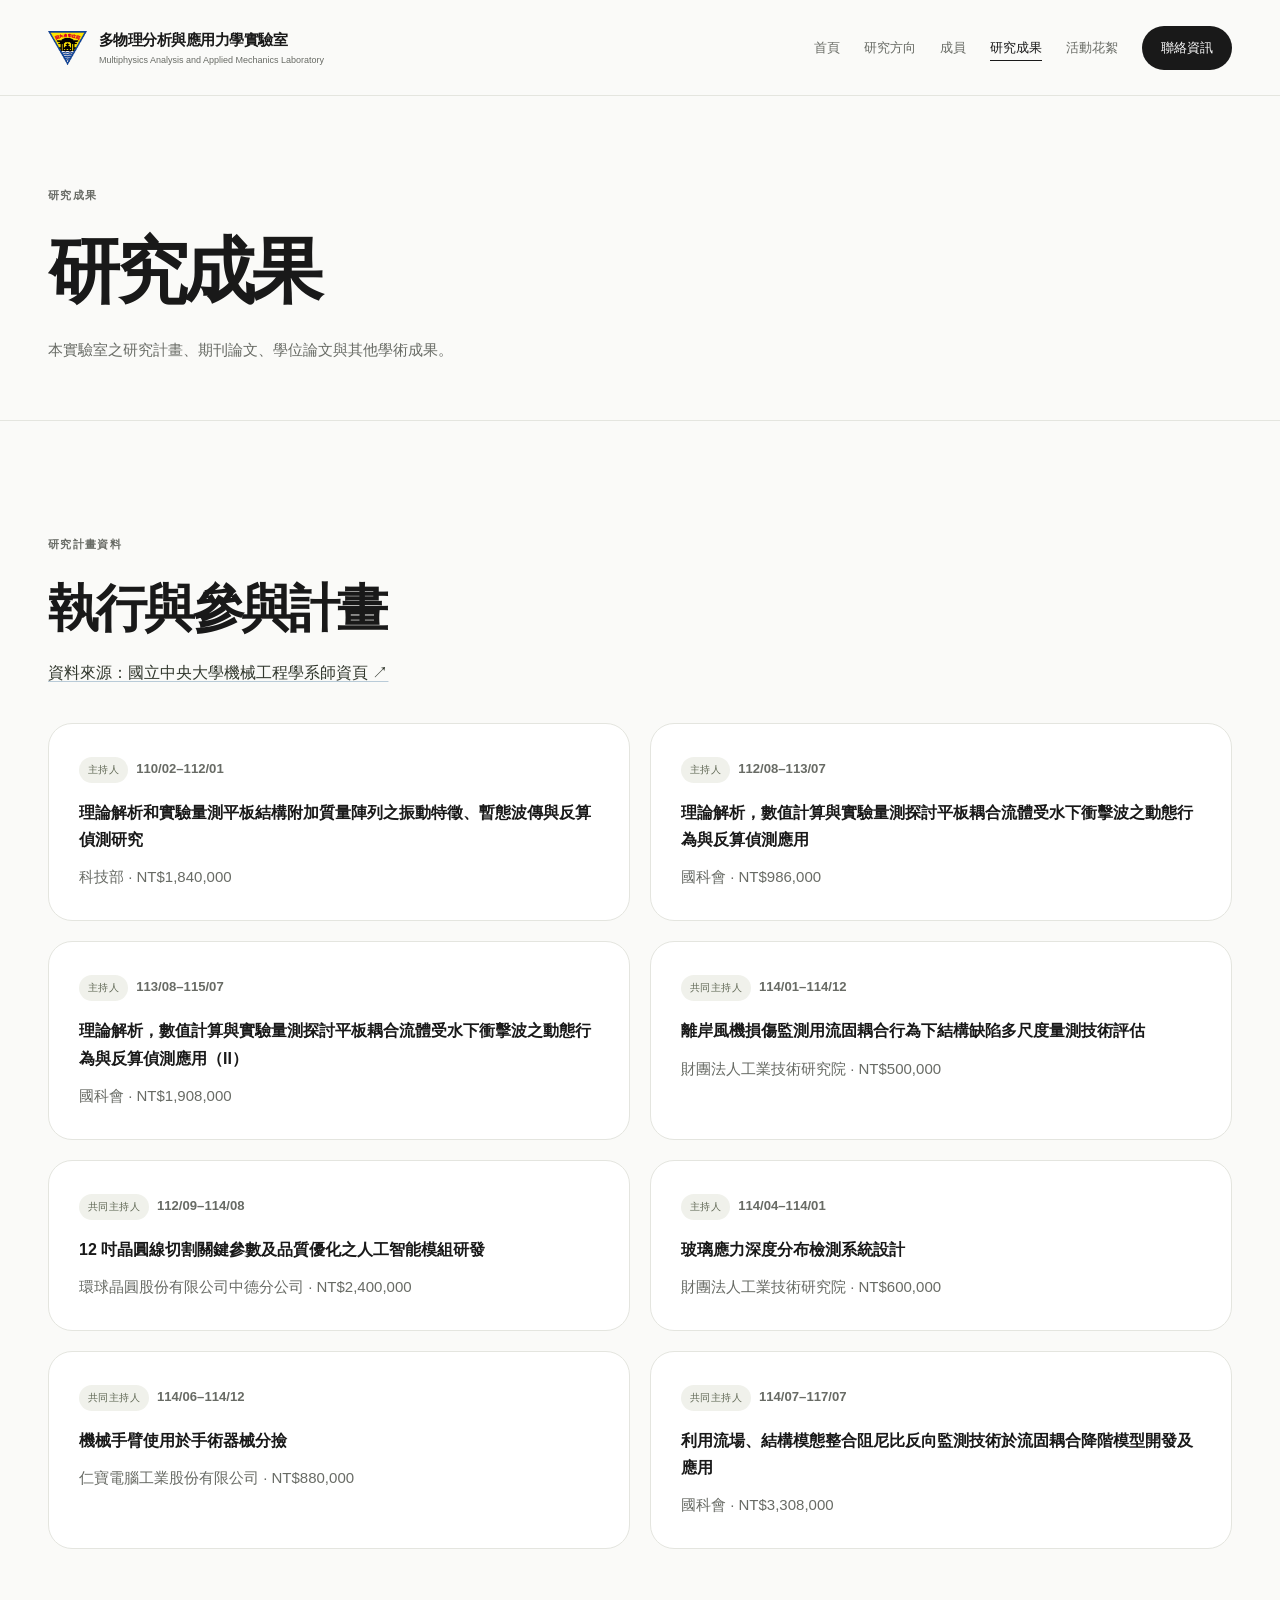
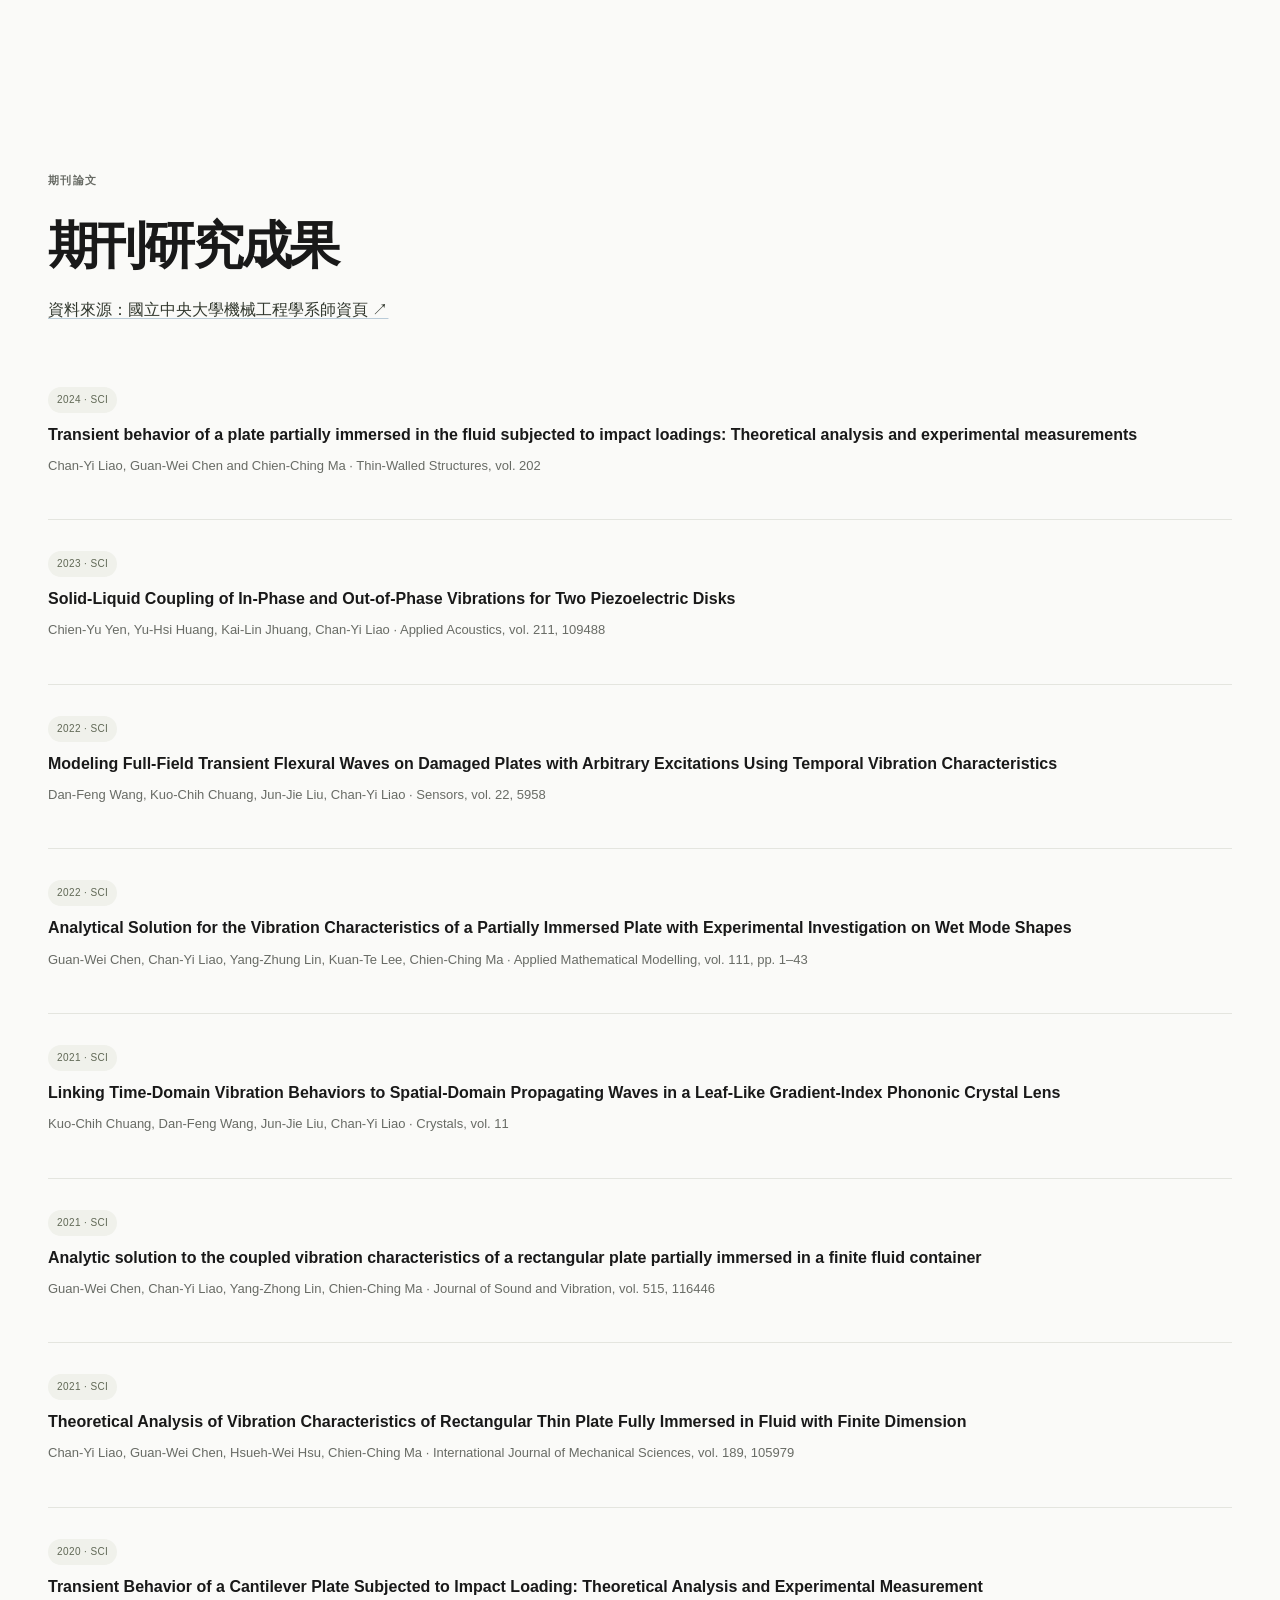
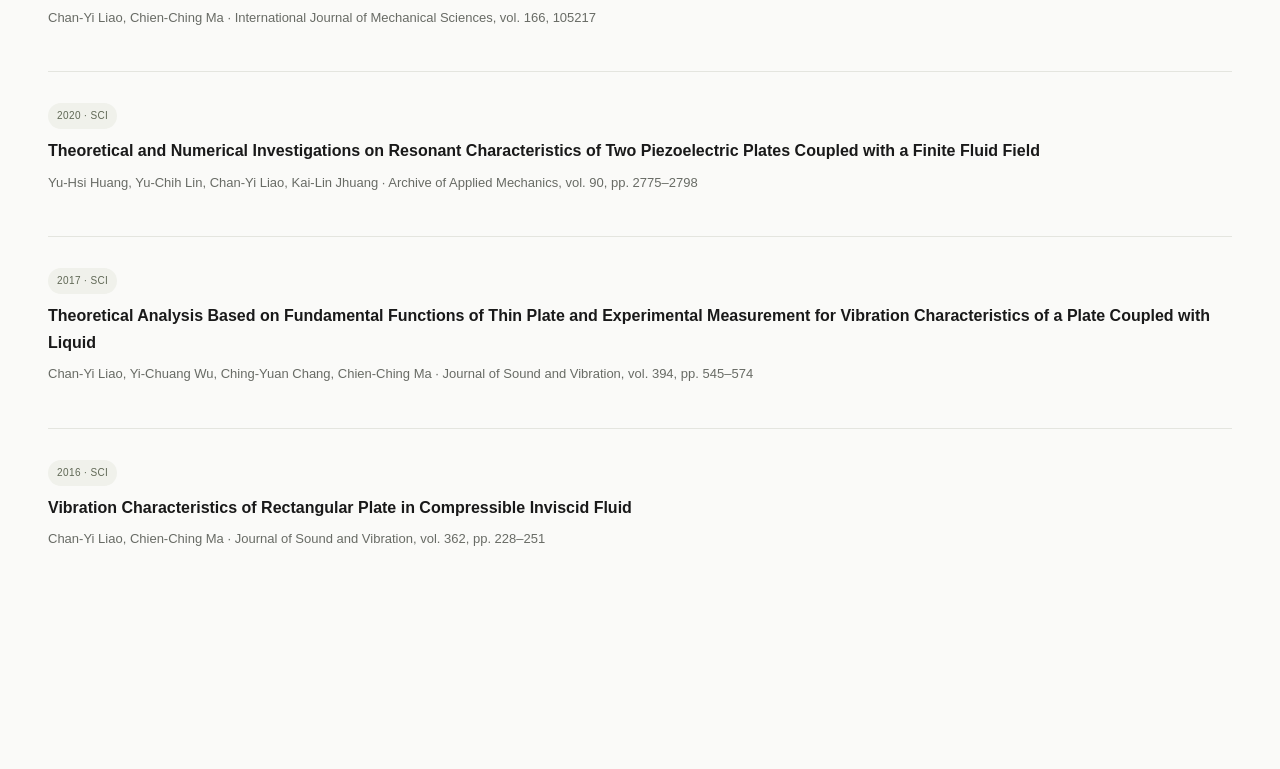
<file: projects.html>
<!doctype html>
<html lang="zh-Hant">
<head>
  <meta charset="utf-8">
  <meta name="viewport" content="width=device-width, initial-scale=1">
  <meta http-equiv="refresh" content="0; url=publications.html#projects">
  <link rel="canonical" href="publications.html#projects">
  <title>研究成果 | 多物理分析與應用力學實驗室</title>
  <meta name="theme-color" content="#fafaf8">
</head>
<body>
  <p>研究計畫已整合至<a href="publications.html#projects">研究成果頁</a>。</p>
</body>
</html>
</file>
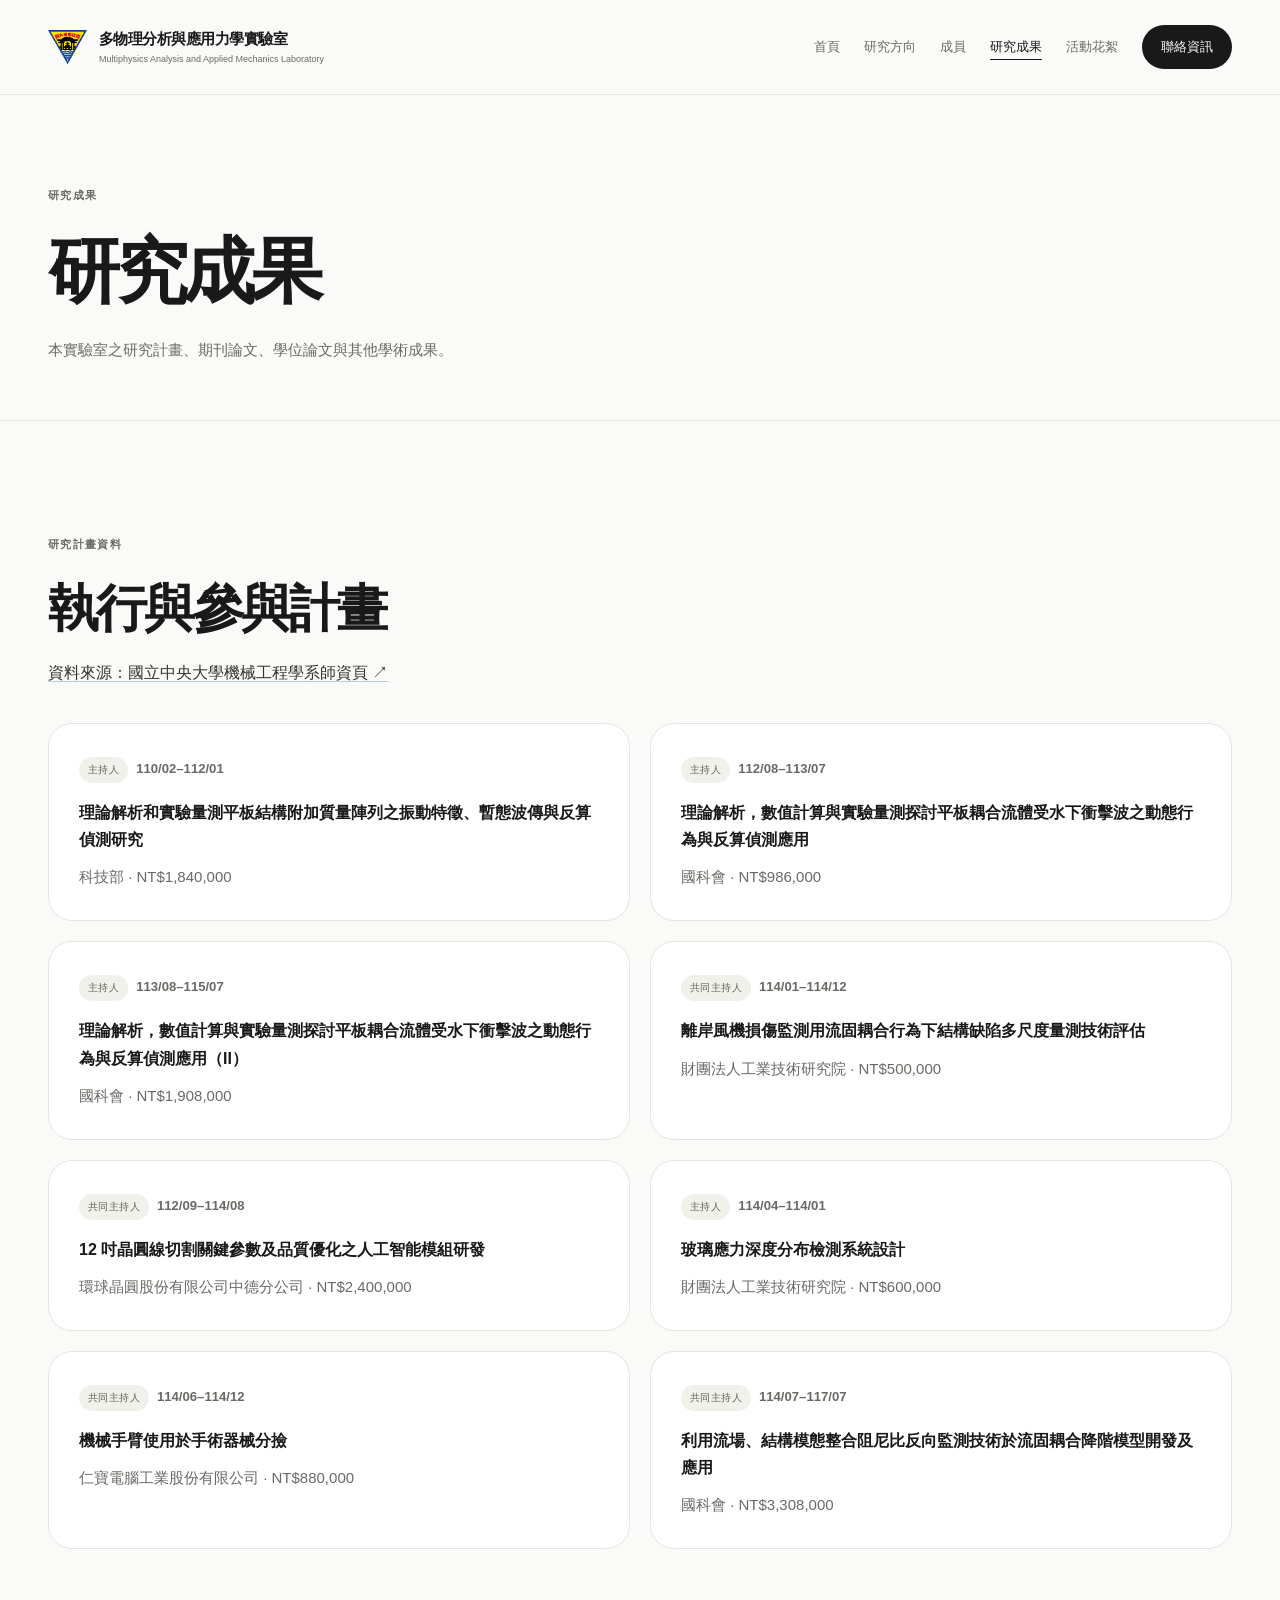
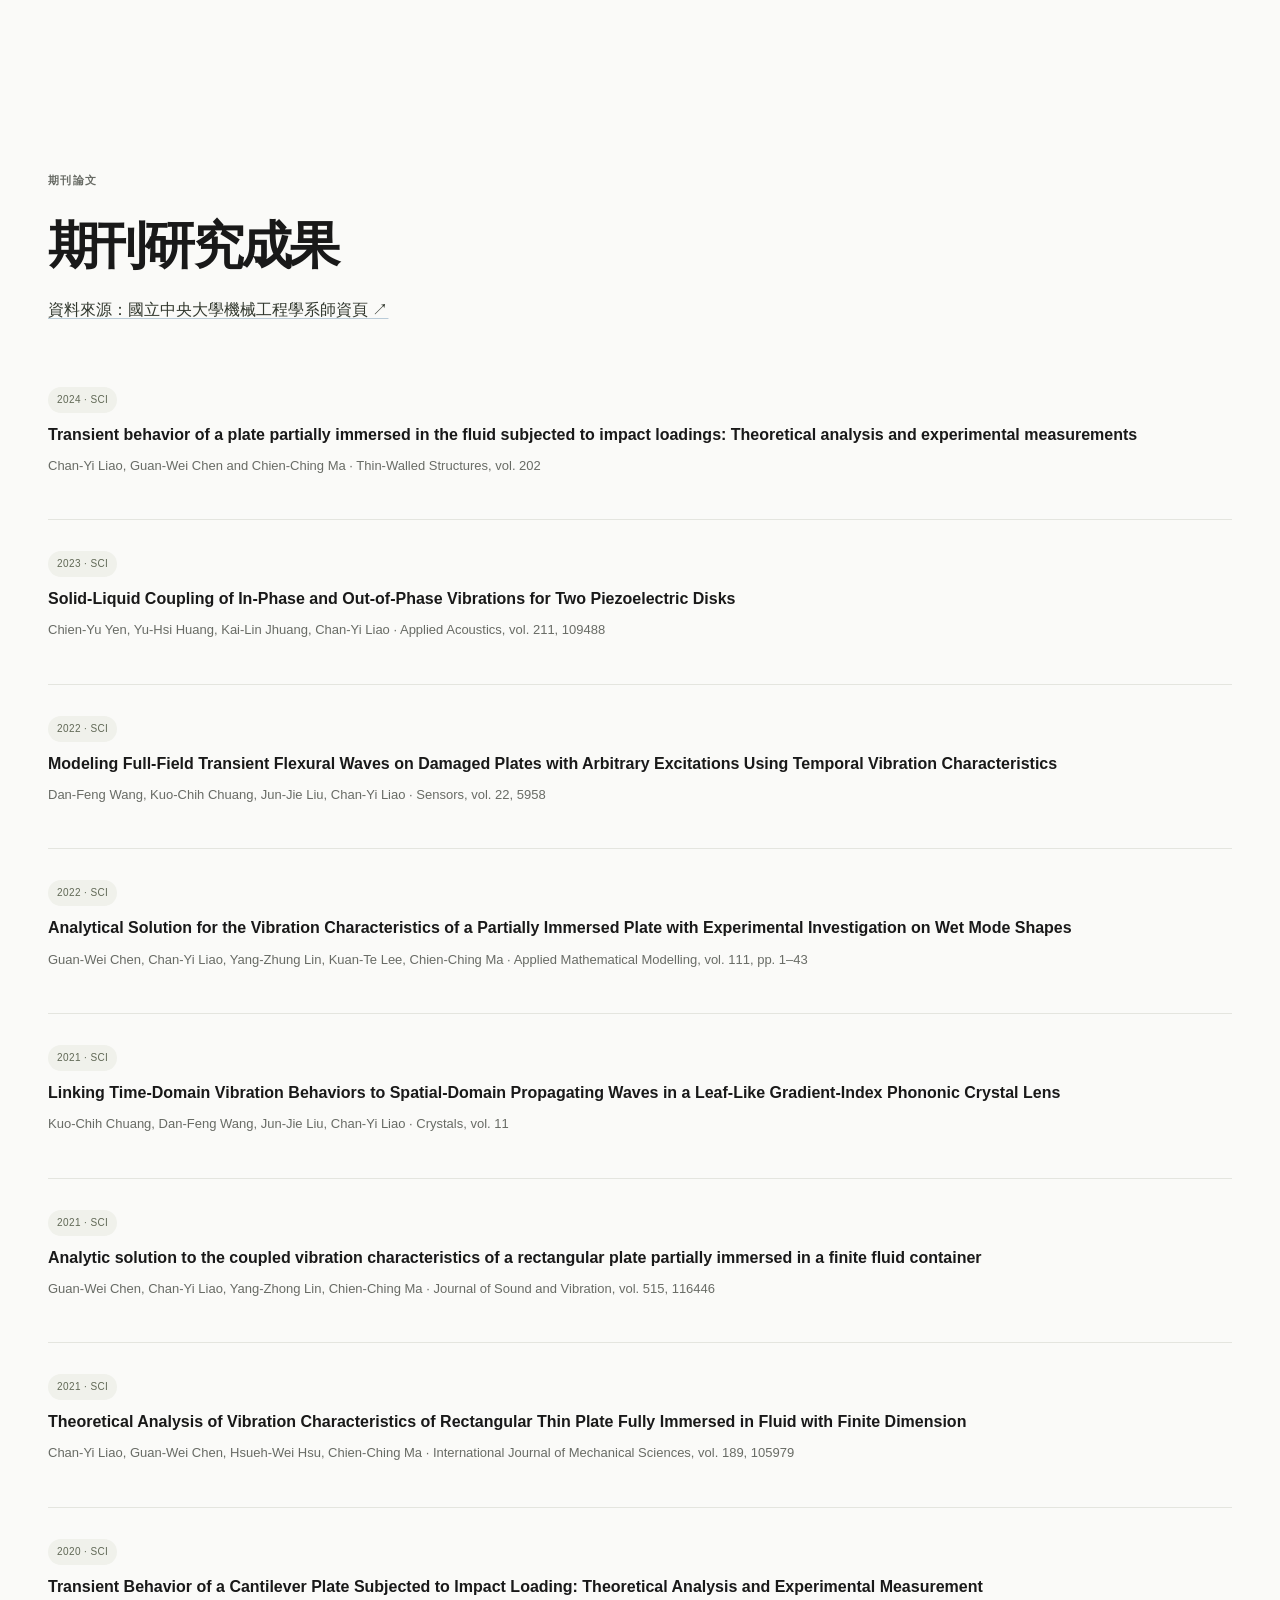
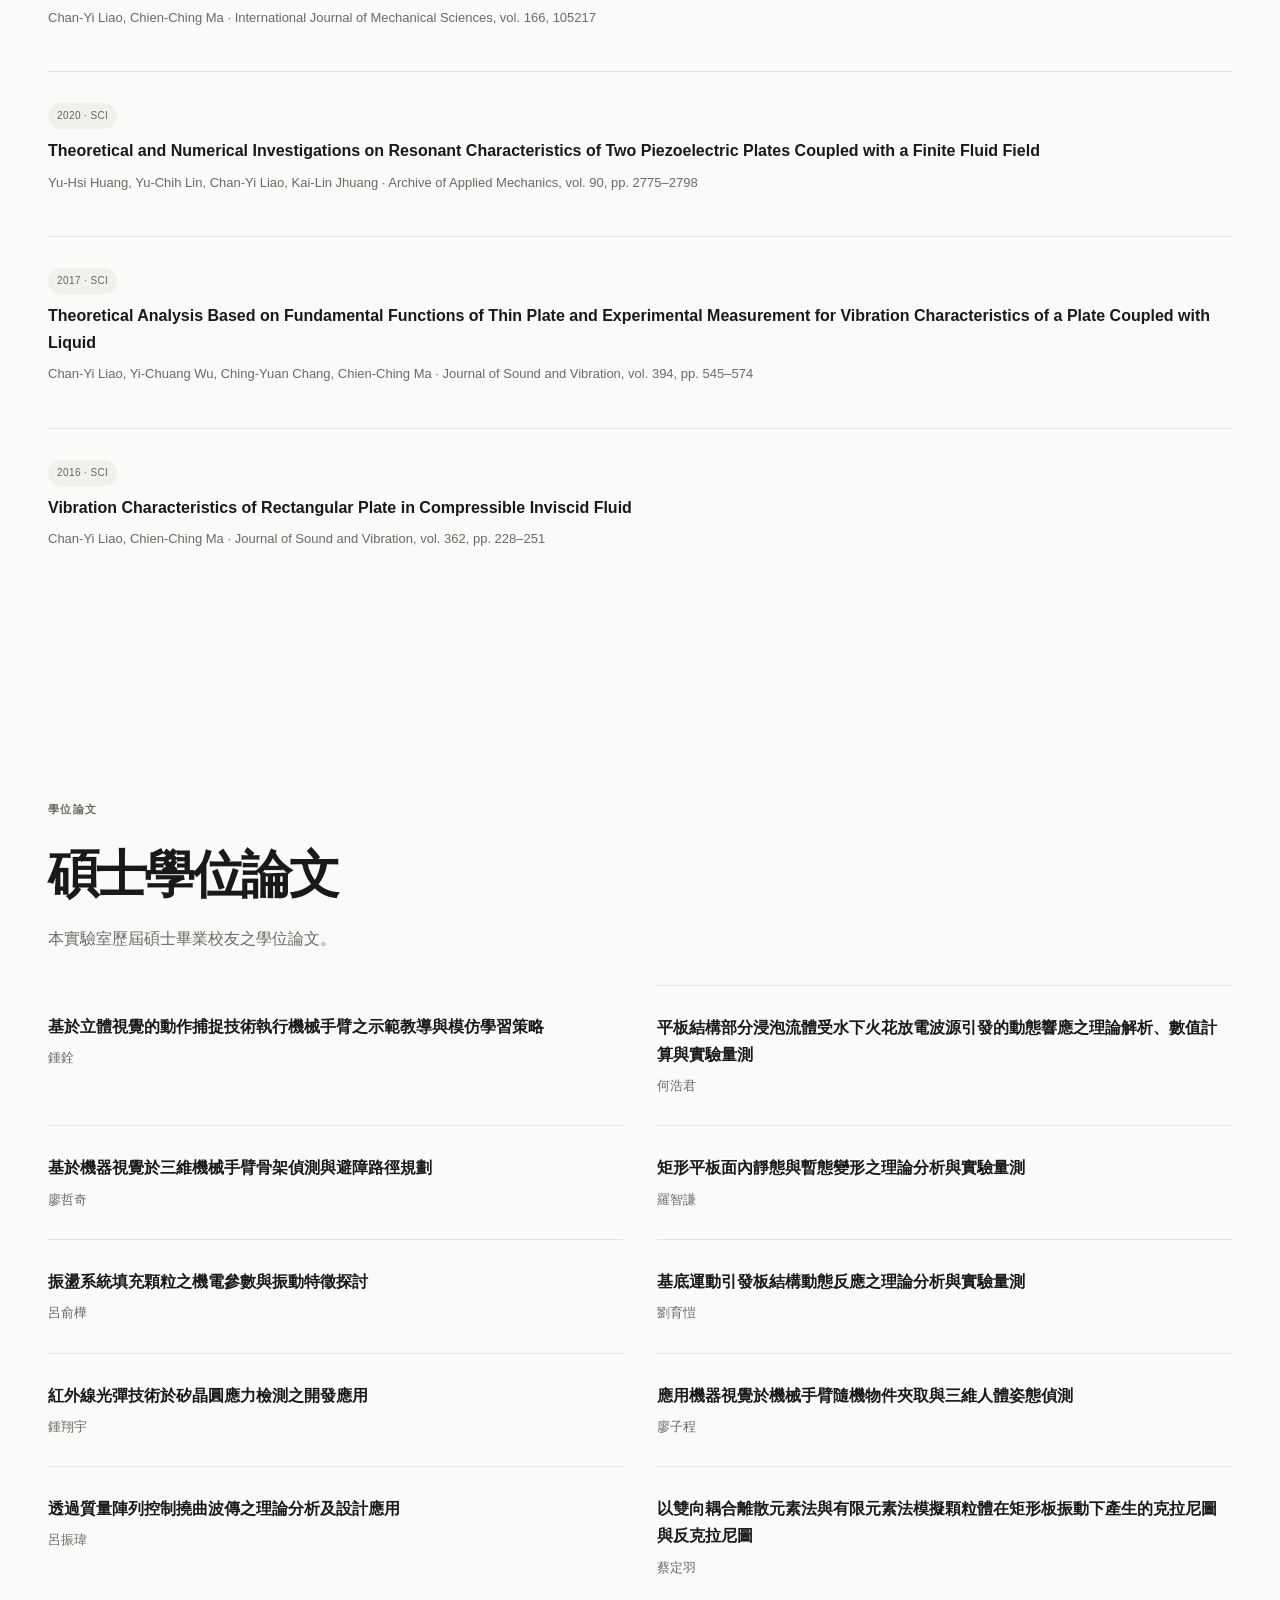
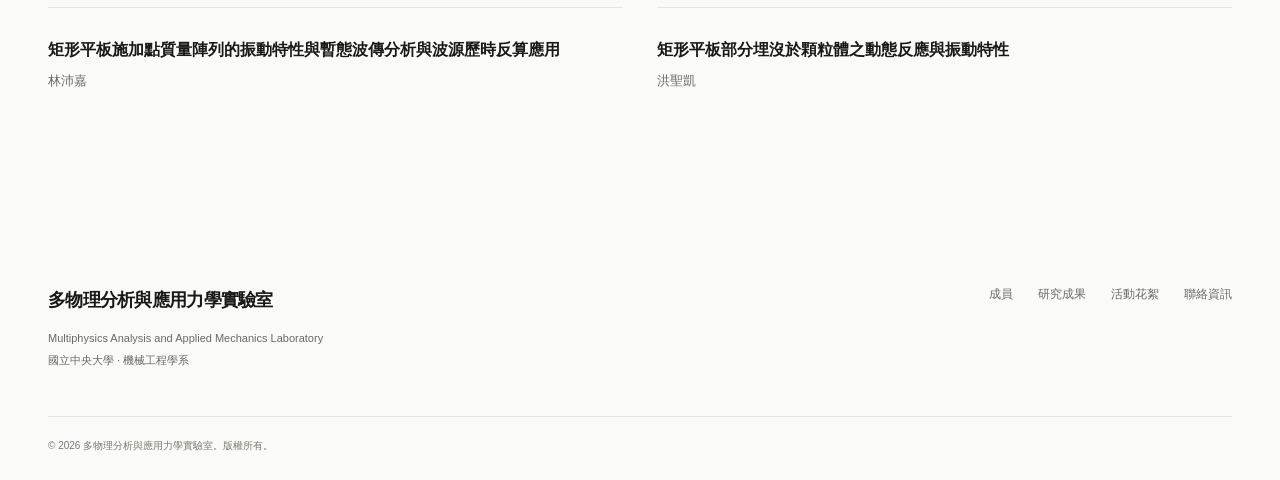
<file: publications.html>
<!doctype html>
<html lang="zh-Hant">
<head>
  <meta charset="utf-8">
  <meta name="viewport" content="width=device-width, initial-scale=1">
  <meta name="description" content="Publications from the Multiphysics Analysis and Applied Mechanics Laboratory at National Central University.">
  <title>研究成果 | 多物理分析與應用力學實驗室</title>
  <link rel="stylesheet" href="assets/css/style.css?v=20261028-2">
  <meta name="theme-color" content="#fafaf8">
</head>
<body>
<a class="skip-link" href="#main">跳至主要內容</a>
<header class="site-header"><div class="container navbar"><a class="brand" href="index.html"><img class="brand-logo" src="assets/images/NCULogo.svg.webp" alt="國立中央大學校徽"><div class="brand-copy"><strong>多物理分析與應用力學實驗室</strong><span>Multiphysics Analysis and Applied Mechanics Laboratory</span></div></a><button class="nav-toggle" type="button" aria-label="開啟選單" aria-controls="site-navigation" aria-expanded="false"><span></span><span></span><span></span></button><nav class="nav-links" id="site-navigation" aria-label="主要導覽"><a href="index.html" data-i18n="nav.home">首頁</a><a href="research.html">研究方向</a><a href="members.html" data-i18n="nav.members">成員</a><a class="active" aria-current="page" href="publications.html" data-i18n="nav.publications">研究成果</a><a href="news.html" data-i18n="nav.news">活動花絮</a><a href="contact.html" data-i18n="nav.contact">聯絡資訊</a></nav></div></header>
<main id="main">
<section class="page-hero"><div class="container"><span class="eyebrow" data-i18n="pub.eyebrow">研究成果</span><h1 data-i18n="pub.title">研究成果</h1><p data-i18n="pub.intro">本實驗室之研究計畫、期刊論文、學位論文與其他學術成果。</p></div></section>
<section class="section" id="projects"><div class="container"><span class="eyebrow" data-i18n="projects.archive">研究計畫資料</span><h2 class="section-title" data-i18n="projects.archiveTitle">執行與參與計畫</h2><p class="section-lead"><a class="source-link" href="https://www.me.ncu.edu.tw/portfolio-item/%e5%bb%96%e5%b1%95%e8%aa%bc/" target="_blank" rel="noopener" data-i18n="projects.sourceNote">資料來源：國立中央大學機械工程學系師資頁 ↗</a></p><div class="project-list">
<article class="project-item"><div><span class="tag" data-i18n="projects.rolePi">主持人</span><span class="project-period">110/02–112/01</span></div><h3 data-i18n="projects.project1">理論解析和實驗量測平板結構附加質量陣列之振動特徵、暫態波傳與反算偵測研究</h3><p><span data-i18n="projects.most">科技部</span> · NT$1,840,000</p></article>
<article class="project-item"><div><span class="tag" data-i18n="projects.rolePi">主持人</span><span class="project-period">112/08–113/07</span></div><h3 data-i18n="projects.project2">理論解析，數值計算與實驗量測探討平板耦合流體受水下衝擊波之動態行為與反算偵測應用</h3><p><span data-i18n="projects.nstc">國科會</span> · NT$986,000</p></article>
<article class="project-item"><div><span class="tag" data-i18n="projects.rolePi">主持人</span><span class="project-period">113/08–115/07</span></div><h3 data-i18n="projects.project3">理論解析，數值計算與實驗量測探討平板耦合流體受水下衝擊波之動態行為與反算偵測應用（II）</h3><p><span data-i18n="projects.nstc">國科會</span> · NT$1,908,000</p></article>
<article class="project-item"><div><span class="tag" data-i18n="projects.roleCoPi">共同主持人</span><span class="project-period">114/01–114/12</span></div><h3 data-i18n="projects.project4">離岸風機損傷監測用流固耦合行為下結構缺陷多尺度量測技術評估</h3><p><span data-i18n="projects.itri">財團法人工業技術研究院</span> · NT$500,000</p></article>
<article class="project-item"><div><span class="tag" data-i18n="projects.roleCoPi">共同主持人</span><span class="project-period">112/09–114/08</span></div><h3 data-i18n="projects.project5">12 吋晶圓線切割關鍵參數及品質優化之人工智能模組研發</h3><p><span data-i18n="projects.gw">環球晶圓股份有限公司中德分公司</span> · NT$2,400,000</p></article>
<article class="project-item"><div><span class="tag" data-i18n="projects.rolePi">主持人</span><span class="project-period">114/04–114/01</span></div><h3 data-i18n="projects.project6">玻璃應力深度分布檢測系統設計</h3><p><span data-i18n="projects.itri">財團法人工業技術研究院</span> · NT$600,000</p></article>
<article class="project-item"><div><span class="tag" data-i18n="projects.roleCoPi">共同主持人</span><span class="project-period">114/06–114/12</span></div><h3 data-i18n="projects.project7">機械手臂使用於手術器械分撿</h3><p><span data-i18n="projects.compal">仁寶電腦工業股份有限公司</span> · NT$880,000</p></article>
<article class="project-item"><div><span class="tag" data-i18n="projects.roleCoPi">共同主持人</span><span class="project-period">114/07–117/07</span></div><h3 data-i18n="projects.project8">利用流場、結構模態整合阻尼比反向監測技術於流固耦合降階模型開發及應用</h3><p><span data-i18n="projects.nstc">國科會</span> · NT$3,308,000</p></article>
</div></div></section>
<section class="section alt"><div class="container"><span class="eyebrow" data-i18n="pub.journal">期刊論文</span><h2 class="section-title" data-i18n="pub.peer">期刊研究成果</h2><p class="section-lead"><a class="source-link" href="https://www.me.ncu.edu.tw/portfolio-item/%e5%bb%96%e5%b1%95%e8%aa%bc/" target="_blank" rel="noopener" data-i18n="pub.sourceNote">資料來源：國立中央大學機械工程學系師資頁 ↗</a></p><div class="publication-list">
<article class="publication-item"><span class="tag">2024 · SCI</span><h3>Transient behavior of a plate partially immersed in the fluid subjected to impact loadings: Theoretical analysis and experimental measurements</h3><p>Chan-Yi Liao, Guan-Wei Chen and Chien-Ching Ma · <em>Thin-Walled Structures</em>, vol. 202</p></article>
<article class="publication-item"><span class="tag">2023 · SCI</span><h3>Solid-Liquid Coupling of In-Phase and Out-of-Phase Vibrations for Two Piezoelectric Disks</h3><p>Chien-Yu Yen, Yu-Hsi Huang, Kai-Lin Jhuang, Chan-Yi Liao · <em>Applied Acoustics</em>, vol. 211, 109488</p></article>
<article class="publication-item"><span class="tag">2022 · SCI</span><h3>Modeling Full-Field Transient Flexural Waves on Damaged Plates with Arbitrary Excitations Using Temporal Vibration Characteristics</h3><p>Dan-Feng Wang, Kuo-Chih Chuang, Jun-Jie Liu, Chan-Yi Liao · <em>Sensors</em>, vol. 22, 5958</p></article>
<article class="publication-item"><span class="tag">2022 · SCI</span><h3>Analytical Solution for the Vibration Characteristics of a Partially Immersed Plate with Experimental Investigation on Wet Mode Shapes</h3><p>Guan-Wei Chen, Chan-Yi Liao, Yang-Zhung Lin, Kuan-Te Lee, Chien-Ching Ma · <em>Applied Mathematical Modelling</em>, vol. 111, pp. 1–43</p></article>
<article class="publication-item"><span class="tag">2021 · SCI</span><h3>Linking Time-Domain Vibration Behaviors to Spatial-Domain Propagating Waves in a Leaf-Like Gradient-Index Phononic Crystal Lens</h3><p>Kuo-Chih Chuang, Dan-Feng Wang, Jun-Jie Liu, Chan-Yi Liao · <em>Crystals</em>, vol. 11</p></article>
<article class="publication-item"><span class="tag">2021 · SCI</span><h3>Analytic solution to the coupled vibration characteristics of a rectangular plate partially immersed in a finite fluid container</h3><p>Guan-Wei Chen, Chan-Yi Liao, Yang-Zhong Lin, Chien-Ching Ma · <em>Journal of Sound and Vibration</em>, vol. 515, 116446</p></article>
<article class="publication-item"><span class="tag">2021 · SCI</span><h3>Theoretical Analysis of Vibration Characteristics of Rectangular Thin Plate Fully Immersed in Fluid with Finite Dimension</h3><p>Chan-Yi Liao, Guan-Wei Chen, Hsueh-Wei Hsu, Chien-Ching Ma · <em>International Journal of Mechanical Sciences</em>, vol. 189, 105979</p></article>
<article class="publication-item"><span class="tag">2020 · SCI</span><h3>Transient Behavior of a Cantilever Plate Subjected to Impact Loading: Theoretical Analysis and Experimental Measurement</h3><p>Chan-Yi Liao, Chien-Ching Ma · <em>International Journal of Mechanical Sciences</em>, vol. 166, 105217</p></article>
<article class="publication-item"><span class="tag">2020 · SCI</span><h3>Theoretical and Numerical Investigations on Resonant Characteristics of Two Piezoelectric Plates Coupled with a Finite Fluid Field</h3><p>Yu-Hsi Huang, Yu-Chih Lin, Chan-Yi Liao, Kai-Lin Jhuang · <em>Archive of Applied Mechanics</em>, vol. 90, pp. 2775–2798</p></article>
<article class="publication-item"><span class="tag">2017 · SCI</span><h3>Theoretical Analysis Based on Fundamental Functions of Thin Plate and Experimental Measurement for Vibration Characteristics of a Plate Coupled with Liquid</h3><p>Chan-Yi Liao, Yi-Chuang Wu, Ching-Yuan Chang, Chien-Ching Ma · <em>Journal of Sound and Vibration</em>, vol. 394, pp. 545–574</p></article>
<article class="publication-item"><span class="tag">2016 · SCI</span><h3>Vibration Characteristics of Rectangular Plate in Compressible Inviscid Fluid</h3><p>Chan-Yi Liao, Chien-Ching Ma · <em>Journal of Sound and Vibration</em>, vol. 362, pp. 228–251</p></article>
</div></div></section>
<section class="section alt"><div class="container"><span class="eyebrow" data-i18n="pub.theses">學位論文</span><h2 class="section-title" data-i18n="pub.grad">碩士學位論文</h2><p class="section-lead" data-i18n="pub.thesisLead">本實驗室歷屆碩士畢業校友之學位論文。</p><div class="publication-list thesis-publications">
<article class="publication-item"><h3>基於立體視覺的動作捕捉技術執行機械手臂之示範教導與模仿學習策略</h3><p>鍾銓</p></article>
<article class="publication-item"><h3>平板結構部分浸泡流體受水下火花放電波源引發的動態響應之理論解析、數值計算與實驗量測</h3><p>何浩君</p></article>
<article class="publication-item"><h3>矩形平板面內靜態與暫態變形之理論分析與實驗量測</h3><p>羅智謙</p></article>
<article class="publication-item"><h3>基於機器視覺於三維機械手臂骨架偵測與避障路徑規劃</h3><p>廖哲奇</p></article>
<article class="publication-item"><h3>振盪系統填充顆粒之機電參數與振動特徵探討</h3><p>呂俞樺</p></article>
<article class="publication-item"><h3>紅外線光彈技術於矽晶圓應力檢測之開發應用</h3><p>鍾翔宇</p></article>
<article class="publication-item"><h3>透過質量陣列控制撓曲波傳之理論分析及設計應用</h3><p>呂振瑋</p></article>
<article class="publication-item"><h3>基底運動引發板結構動態反應之理論分析與實驗量測</h3><p>劉育愷</p></article>
<article class="publication-item"><h3>應用機器視覺於機械手臂隨機物件夾取與三維人體姿態偵測</h3><p>廖子程</p></article>
<article class="publication-item"><h3>以雙向耦合離散元素法與有限元素法模擬顆粒體在矩形板振動下產生的克拉尼圖與反克拉尼圖</h3><p>蔡定羽</p></article>
<article class="publication-item"><h3>矩形平板施加點質量陣列的振動特性與暫態波傳分析與波源歷時反算應用</h3><p>林沛嘉</p></article>
<article class="publication-item"><h3>矩形平板部分埋沒於顆粒體之動態反應與振動特性</h3><p>洪聖凱</p></article>
</div></div></section>
</main>
<footer class="site-footer"><div class="container"><div class="footer-grid"><div><div class="footer-brand">多物理分析與應用力學實驗室</div><div class="footer-copy">Multiphysics Analysis and Applied Mechanics Laboratory<br><span data-i18n="common.footerDept">國立中央大學 · 機械工程學系</span></div></div><div class="footer-links"><a href="members.html" data-i18n="nav.members">成員</a><a href="publications.html" data-i18n="nav.publications">研究成果</a><a href="news.html" data-i18n="nav.news">活動花絮</a><a href="contact.html" data-i18n="nav.contact">聯絡資訊</a></div></div><div class="footer-bottom">© <span data-year></span> <span data-i18n="common.rights">多物理分析與應用力學實驗室。版權所有。</span></div></div></footer>
<script src="assets/data/site-data.js?v=20261028-2"></script>
<script src="assets/js/main.js?v=20261028-3"></script>
</body>
</html>
</file>
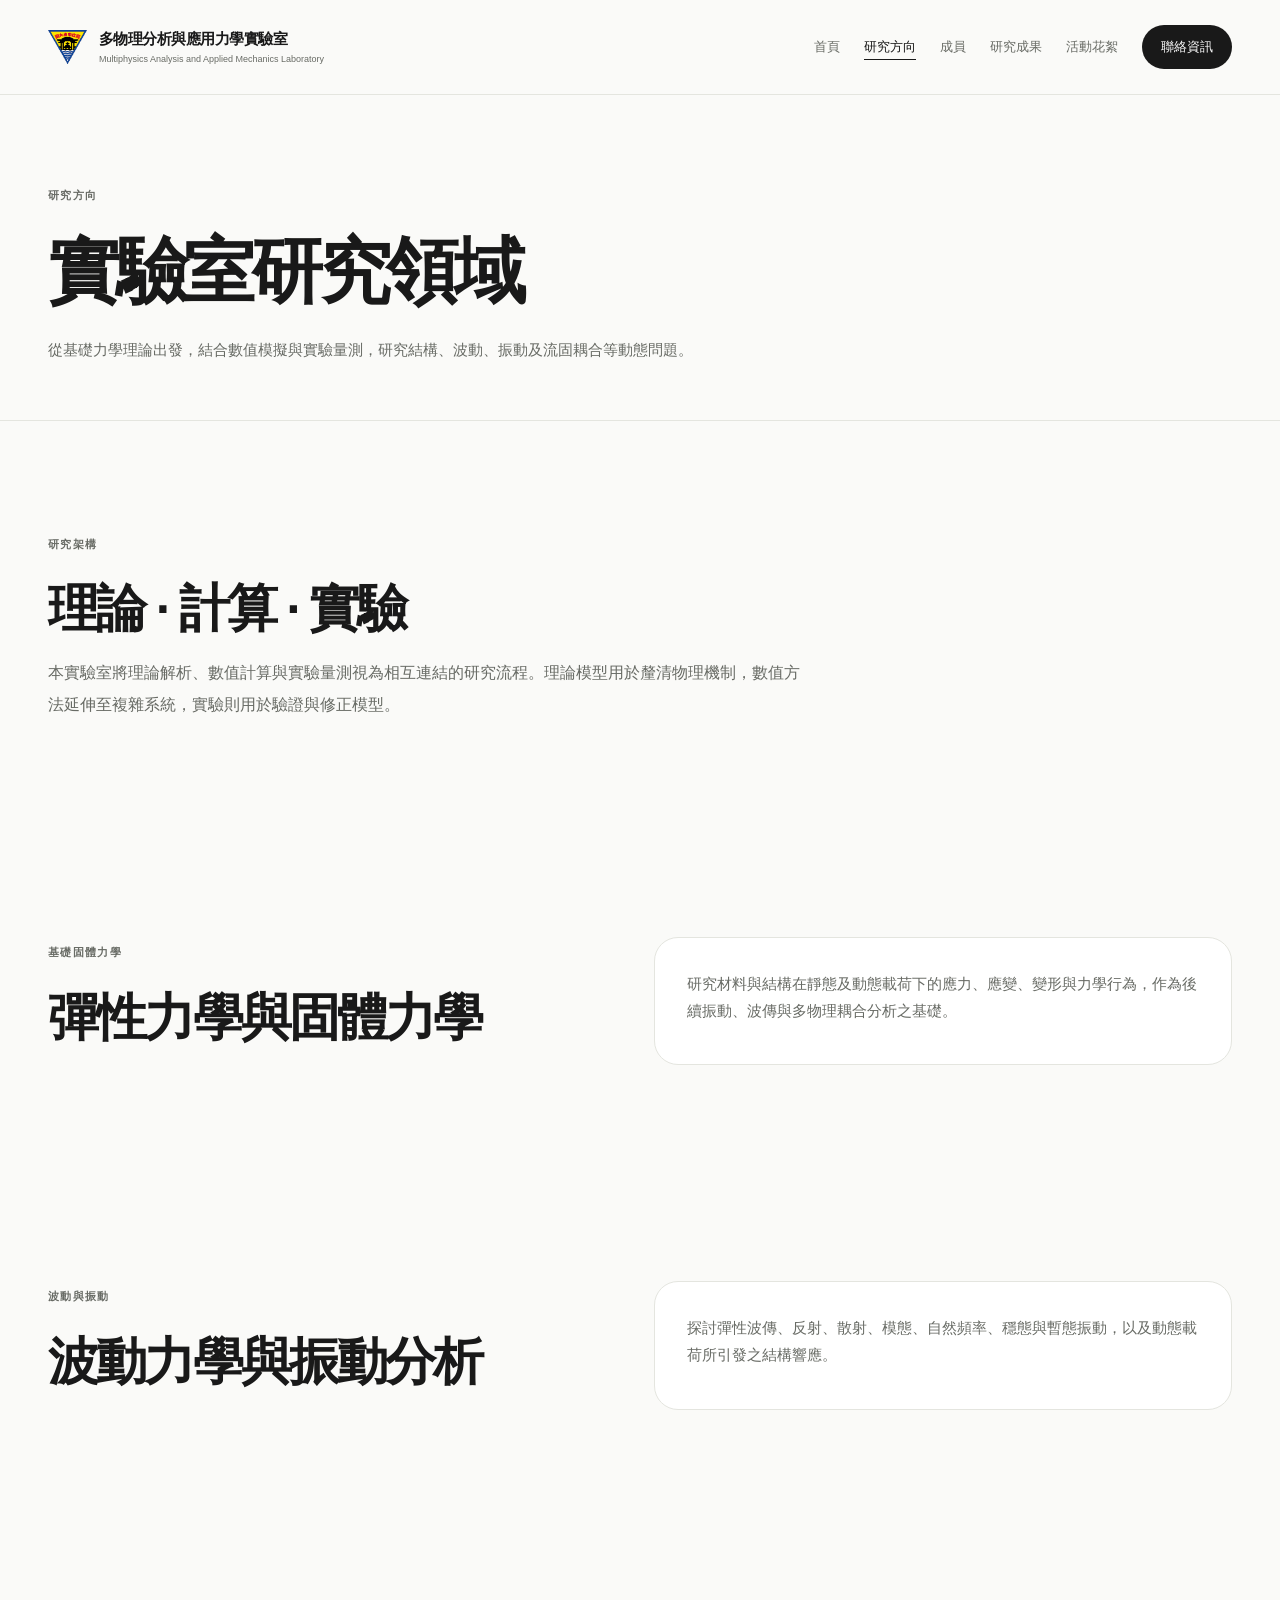
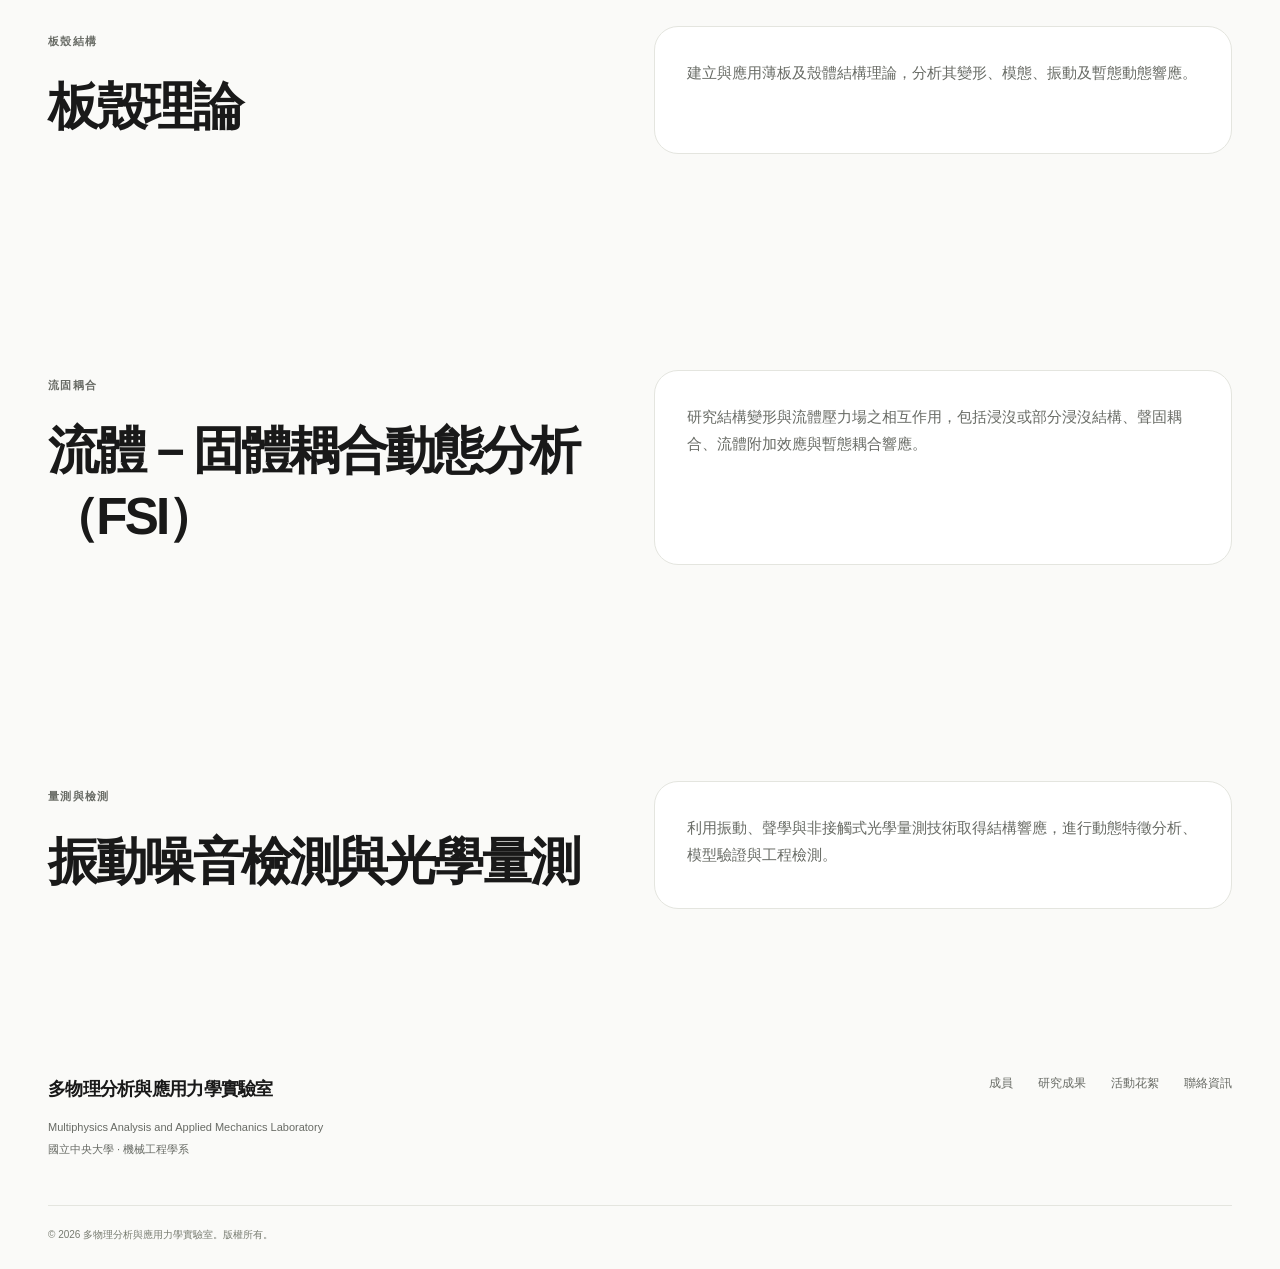
<file: research.html>
<!doctype html>
<html lang="zh-Hant">
<head>
  <meta charset="utf-8">
  <meta name="viewport" content="width=device-width, initial-scale=1">
  <meta name="description" content="Research areas of the Multiphysics Analysis and Applied Mechanics Laboratory at National Central University.">
  <title>研究方向 | 多物理分析與應用力學實驗室</title>
  <link rel="stylesheet" href="assets/css/style.css?v=20261028-2">
  <meta name="theme-color" content="#fafaf8">
</head>
<body>
<a class="skip-link" href="#main">跳至主要內容</a>
<header class="site-header"><div class="container navbar"><a class="brand" href="index.html"><img class="brand-logo" src="assets/images/NCULogo.svg.webp" alt="國立中央大學校徽"><div class="brand-copy"><strong>多物理分析與應用力學實驗室</strong><span>Multiphysics Analysis and Applied Mechanics Laboratory</span></div></a><button class="nav-toggle" type="button" aria-label="開啟選單" aria-controls="site-navigation" aria-expanded="false"><span></span><span></span><span></span></button><nav class="nav-links" id="site-navigation" aria-label="主要導覽"><a href="index.html" data-i18n="nav.home">首頁</a><a class="active" href="research.html" aria-current="page">研究方向</a><a href="members.html" data-i18n="nav.members">成員</a><a href="publications.html" data-i18n="nav.publications">研究成果</a><a href="news.html" data-i18n="nav.news">活動花絮</a><a href="contact.html" data-i18n="nav.contact">聯絡資訊</a></nav></div></header>
<main id="main">
<section class="page-hero"><div class="container"><span class="eyebrow" data-i18n="research.eyebrow">研究方向</span><h1 data-i18n="research.title">實驗室研究領域</h1><p data-i18n="research.intro">從基礎力學理論出發，結合數值模擬與實驗量測，研究結構、波動、振動及流固耦合等動態問題。</p></div></section>
<section class="section alt"><div class="container"><span class="eyebrow" data-i18n="research.framework">研究架構</span><h2 class="section-title" data-i18n="research.frameworkTitle">理論 · 計算 · 實驗</h2><p class="section-lead" data-i18n="research.frameworkText">本實驗室將理論解析、數值計算與實驗量測視為相互連結的研究流程。理論模型用於釐清物理機制，數值方法延伸至複雜系統，實驗則用於驗證與修正模型。</p></div></section>
<section class="section" id="solid"><div class="container grid-2"><div><span class="eyebrow" data-i18n="research.fundamental">基礎固體力學</span><h2 class="section-title" data-i18n="research.fundamentalTitle">彈性力學與固體力學</h2></div><div class="card"><p data-i18n="research.fundamentalText">研究材料與結構在靜態及動態載荷下的應力、應變、變形與力學行為，作為後續振動、波傳與多物理耦合分析之基礎。</p></div></div></section>
<section class="section alt" id="wave"><div class="container grid-2"><div><span class="eyebrow" data-i18n="research.wave">波動與振動</span><h2 class="section-title" data-i18n="research.waveTitle">波動力學與振動分析</h2></div><div class="card"><p data-i18n="research.waveText">探討彈性波傳、反射、散射、模態、自然頻率、穩態與暫態振動，以及動態載荷所引發之結構響應。</p></div></div></section>
<section class="section" id="plate"><div class="container grid-2"><div><span class="eyebrow" data-i18n="research.plate">板殼結構</span><h2 class="section-title" data-i18n="research.plateTitle">板殼理論</h2></div><div class="card"><p data-i18n="research.plateText">建立與應用薄板及殼體結構理論，分析其變形、模態、振動及暫態動態響應。</p></div></div></section>
<section class="section alt" id="fsi"><div class="container grid-2"><div><span class="eyebrow" data-i18n="research.fsi">流固耦合</span><h2 class="section-title" data-i18n="research.fsiTitle">流體－固體耦合動態分析（FSI）</h2></div><div class="card"><p data-i18n="research.fsiText">研究結構變形與流體壓力場之相互作用，包括浸沒或部分浸沒結構、聲固耦合、流體附加效應與暫態耦合響應。</p></div></div></section>
<section class="section" id="measurement"><div class="container grid-2"><div><span class="eyebrow" data-i18n="research.measure">量測與檢測</span><h2 class="section-title" data-i18n="research.measureTitle">振動噪音檢測與光學量測</h2></div><div class="card"><p data-i18n="research.measureText">利用振動、聲學與非接觸式光學量測技術取得結構響應，進行動態特徵分析、模型驗證與工程檢測。</p></div></div></section>
</main>
<footer class="site-footer"><div class="container"><div class="footer-grid"><div><div class="footer-brand">多物理分析與應用力學實驗室</div><div class="footer-copy">Multiphysics Analysis and Applied Mechanics Laboratory<br><span data-i18n="common.footerDept">國立中央大學 · 機械工程學系</span></div></div><div class="footer-links"><a href="members.html" data-i18n="nav.members">成員</a><a href="publications.html" data-i18n="nav.publications">研究成果</a><a href="news.html" data-i18n="nav.news">活動花絮</a><a href="contact.html" data-i18n="nav.contact">聯絡資訊</a></div></div><div class="footer-bottom">© <span data-year></span> <span data-i18n="common.rights">多物理分析與應用力學實驗室。版權所有。</span></div></div></footer>
<script src="assets/data/site-data.js?v=20261028-2"></script>
<script src="assets/js/main.js?v=20261028-3"></script>
</body>
</html>
</file>
<file: assets/css/style.css>
:root {
  --bg: #fafaf8;
  --surface: #ffffff;
  --surface-soft: #efefea;
  --text: #191919;
  --muted: #686b65;
  --primary: #191919;
  --primary-2: #32382e;
  --accent: #68725d;
  --line: #e4e5df;
  --shadow: 0 18px 50px rgba(25, 25, 25, 0.08);
  --radius: 18px;
  --max: 1180px;
}

* { box-sizing: border-box; }
html { scroll-behavior: smooth; }
body {
  margin: 0;
  font-family: Inter, "Noto Sans TC", "PingFang TC", "Microsoft JhengHei", ui-sans-serif, system-ui, -apple-system, BlinkMacSystemFont, "Segoe UI", sans-serif;
  color: var(--text);
  background: var(--bg);
  line-height: 1.65;
}
a { color: inherit; text-decoration: none; }
img { max-width: 100%; display: block; }
button { font: inherit; }

.container { width: min(calc(100% - 40px), var(--max)); margin: 0 auto; }
.section { padding: 88px 0; }
.section.alt { background: var(--surface); }
.eyebrow {
  display: inline-block;
  margin-bottom: 12px;
  color: var(--primary-2);
  font-size: 0.78rem;
  font-weight: 800;
  letter-spacing: 0.12em;
  text-transform: uppercase;
}
.section-title { margin: 0 0 14px; font-size: clamp(2rem, 4vw, 3.25rem); line-height: 1.1; letter-spacing: -0.03em; }
.section-lead { max-width: 760px; margin: 0; color: var(--muted); font-size: 1.05rem; }
.source-link { color: var(--primary-2); text-decoration: underline; text-decoration-color: rgba(36,95,143,.3); text-underline-offset: 3px; }
.source-link:hover { text-decoration-color: currentColor; }

.site-header {
  position: sticky;
  top: 0;
  z-index: 50;
  background: rgba(255,255,255,0.93);
  backdrop-filter: blur(14px);
  border-bottom: 1px solid rgba(220,228,236,0.85);
}
.navbar { min-height: 76px; display: flex; align-items: center; justify-content: space-between; gap: 24px; }
.brand { display: flex; align-items: center; gap: 12px; min-width: 0; }
.brand-logo { width: 46px; height: 46px; flex: 0 0 auto; object-fit: contain; }
.brand-copy { display: grid; line-height: 1.15; }
.brand-copy strong { font-size: 0.98rem; letter-spacing: 0.02em; }
.brand-copy span { margin-top: 4px; color: var(--muted); font-size: 0.72rem; white-space: nowrap; }
.nav-links { display: flex; align-items: center; gap: 20px; font-size: 0.90rem; font-weight: 650; }
.nav-links a { color: #354152; transition: .2s ease; }
.nav-links a:hover, .nav-links a.active { color: var(--primary-2); }
.nav-toggle { display: none; border: 0; background: transparent; cursor: pointer; padding: 8px; }
.nav-toggle span { display: block; width: 24px; height: 2px; margin: 5px 0; background: var(--text); }
.hero {
  position: relative;
  overflow: hidden;
  background: linear-gradient(125deg, #0f2f50 0%, #174d78 52%, #2a6f9e 100%);
  color: white;
}
.hero::before {
  content: "";
  position: absolute;
  width: 560px; height: 560px; border-radius: 50%;
  right: -180px; top: -210px;
  border: 1px solid rgba(255,255,255,.17);
  box-shadow: 0 0 0 70px rgba(255,255,255,.035), 0 0 0 145px rgba(255,255,255,.025);
}
.hero::after {
  content: "";
  position: absolute; inset: auto 0 0 0; height: 180px;
  background: linear-gradient(to top, rgba(4,20,35,.25), transparent);
}
.hero-grid { position: relative; z-index: 2; min-height: 650px; display: grid; grid-template-columns: 1.15fr .85fr; align-items: center; gap: 64px; padding: 86px 0; }
.hero-grid > *, .about-grid > *, .contact-grid > * { min-width: 0; }
.hero h1 { margin: 0; font-size: clamp(4.4rem, 11vw, 8.4rem); line-height: .88; letter-spacing: -0.07em; }
.hero h1.hero-lab-name { max-width: 820px; font-size: clamp(2.8rem, 5.6vw, 5rem); line-height: 1.08; letter-spacing: -0.045em; }
.hero-subtitle { max-width: 760px; margin: 24px 0 0; font-size: clamp(1.25rem, 2.2vw, 2rem); line-height: 1.25; font-weight: 600; }
.hero-lab-name, .hero-subtitle, .section-title { overflow-wrap: anywhere; }
.hero-copy { max-width: 680px; margin: 22px 0 0; color: rgba(255,255,255,.80); font-size: 1.05rem; }
.hero-actions { display: flex; flex-wrap: wrap; gap: 12px; margin-top: 34px; }
.btn { display: inline-flex; align-items: center; justify-content: center; min-height: 48px; padding: 0 20px; border-radius: 999px; font-weight: 750; transition: .2s ease; }
.btn-primary { background: white; color: var(--primary); }
.btn-primary:hover { transform: translateY(-2px); box-shadow: 0 12px 28px rgba(0,0,0,.16); }
.btn-outline { border: 1px solid rgba(255,255,255,.48); color: white; }
.btn-outline:hover { background: rgba(255,255,255,.10); }
.hero-panel {
  justify-self: end;
  width: min(100%, 430px);
  border: 1px solid rgba(255,255,255,.18);
  border-radius: 28px;
  background: rgba(255,255,255,.08);
  box-shadow: 0 20px 70px rgba(0,0,0,.18);
  padding: 28px;
  backdrop-filter: blur(10px);
}
.hero-panel-label { color: rgba(255,255,255,.68); font-size: .78rem; font-weight: 800; letter-spacing: .14em; text-transform: uppercase; }
.hero-topics { display: grid; gap: 12px; margin-top: 20px; }
.hero-topic { display: flex; align-items: center; gap: 13px; padding: 12px 0; border-top: 1px solid rgba(255,255,255,.13); }
.hero-topic:first-child { border-top: 0; }
.topic-index { width: 34px; height: 34px; border-radius: 10px; display: grid; place-items: center; background: rgba(255,255,255,.12); color: #d9ecfb; font-size: .8rem; font-weight: 800; flex: 0 0 auto; }

.grid-2 { display: grid; grid-template-columns: repeat(2, 1fr); gap: 28px; }
.grid-3 { display: grid; grid-template-columns: repeat(3, 1fr); gap: 24px; }
.grid-4 { display: grid; grid-template-columns: repeat(4, 1fr); gap: 20px; }
.card {
  border: 1px solid var(--line);
  border-radius: var(--radius);
  background: var(--surface);
  padding: 28px;
  box-shadow: 0 1px 0 rgba(255,255,255,.8) inset;
}
.card h3 { margin: 0 0 10px; font-size: 1.18rem; }
.card p { margin: 0; color: var(--muted); }
.card-link { display: inline-block; margin-top: 18px; color: var(--primary-2); font-weight: 750; }
.icon-tile { width: 48px; height: 48px; border-radius: 14px; display: grid; place-items: center; margin-bottom: 20px; background: var(--surface-soft); color: var(--primary); font-weight: 900; }

.about-grid { display: grid; grid-template-columns: .82fr 1.18fr; gap: 70px; align-items: start; }
.feature-list { display: grid; gap: 18px; margin-top: 32px; }
.feature-row { display: grid; grid-template-columns: 52px 1fr; gap: 16px; align-items: start; }
.feature-list-plain { gap: 0; }
.feature-list-plain .feature-row { grid-template-columns: 1fr; padding: 18px 0; border-top: 1px solid var(--line); }
.feature-list-plain .feature-row:first-child { border-top: 0; padding-top: 0; }
.feature-row .num { width: 42px; height: 42px; display: grid; place-items: center; border-radius: 12px; background: var(--surface-soft); color: var(--primary); font-weight: 850; }
.feature-row h3 { margin: 2px 0 5px; font-size: 1.02rem; }
.feature-row p { margin: 0; color: var(--muted); }

.page-hero { padding: 92px 0 70px; background: linear-gradient(120deg, #102f4d, #1e5f8e); color: white; }
.page-hero h1 { margin: 0; font-size: clamp(2.8rem, 6vw, 5.2rem); line-height: .98; letter-spacing: -0.05em; }
.page-hero p { max-width: 760px; margin: 22px 0 0; color: rgba(255,255,255,.76); font-size: 1.08rem; }

.person-card { display: grid; grid-template-columns: 130px 1fr; gap: 28px; align-items: start; }
.faculty-photo { width: 130px; aspect-ratio: 133 / 200; border-radius: 18px; object-fit: cover; box-shadow: 0 12px 30px rgba(21,59,99,.16); }
.avatar-placeholder { width: 130px; height: 130px; border-radius: 18px; background: linear-gradient(145deg, #dfe9f2, #f5f8fb); display: grid; place-items: center; color: var(--primary); font-weight: 900; font-size: 1.2rem; }
.meta { color: var(--muted); font-size: .94rem; }
.faculty-details { display: grid; grid-template-columns: repeat(2, minmax(0,1fr)); gap: 10px 24px; margin-top: 20px; }
.faculty-background { display: grid; grid-template-columns: repeat(3, minmax(0,1fr)); gap: 18px; margin-top: 24px; padding-top: 22px; border-top: 1px solid var(--line); }
.faculty-background p { margin: 7px 0 0; color: var(--muted); line-height: 1.7; }
.home-professor-section { padding: 0 0 88px; background: var(--surface); }
.home-professor-card { display: grid; grid-template-columns: 220px minmax(0, 1fr); gap: 42px; align-items: center; padding: 34px; border: 1px solid var(--line); border-radius: 26px; background: linear-gradient(135deg, #f7fafc, #edf4f9); }
.home-professor-photo { width: 220px; aspect-ratio: 133 / 200; border-radius: 20px; object-fit: cover; box-shadow: 0 16px 36px rgba(21,59,99,.18); }
.home-professor-content { min-width: 0; }
.home-professor-content .section-title { margin-bottom: 7px; }
.home-professor-role { margin: 0; color: var(--primary-2); font-weight: 750; }
.home-professor-description { max-width: 850px; margin: 20px 0 0; color: var(--muted); line-height: 1.85; }
.home-professor-tags { margin-top: 20px; }
.home-professor-link { display: inline-block; margin-top: 24px; }
.detail-row { padding-top: 10px; border-top: 1px solid var(--line); }
.detail-row strong { display: block; margin-bottom: 2px; font-size: .82rem; color: var(--primary); }
.detail-row span, .detail-row a { color: var(--muted); word-break: break-word; }
.interest-block { margin-top: 22px; }
.interest-block > strong { display: block; margin-bottom: 10px; }
.interest-tags { display: flex; flex-wrap: wrap; gap: 8px; }
.interest-tag { padding: 6px 10px; border-radius: 999px; background: var(--surface-soft); color: var(--primary); font-size: .82rem; font-weight: 720; }
.profile-card p { line-height: 1.75; }
.honor-list { display: grid; grid-template-columns: repeat(2, minmax(0, 1fr)); gap: 0 32px; margin-top: 30px; }
.honor-item { display: grid; grid-template-columns: auto 1fr; align-items: start; gap: 12px; padding: 18px 0; border-top: 1px solid var(--line); }
.honor-item p { margin: 0; }
.member-grid { display: grid; grid-template-columns: repeat(3, minmax(0, 1fr)); gap: 18px; margin-top: 34px; }
.member-card { border: 1px solid var(--line); border-radius: var(--radius); background: var(--surface); padding: 22px; transition: transform .2s ease, box-shadow .2s ease; }
.member-card:hover { transform: translateY(-2px); box-shadow: var(--shadow); }
.member-card h3 { margin: 10px 0 0; font-size: 1.25rem; }
.member-id { margin-left: 8px; color: var(--muted); font-size: .82rem; font-variant-numeric: tabular-nums; }
.alumni-grid { max-width: 780px; grid-template-columns: repeat(2, minmax(0, 1fr)); }
.alumni-grid-full .member-card { display: flex; flex-direction: column; }
.thesis-label { display: block; margin-top: 16px; color: var(--primary-2); font-size: .78rem; letter-spacing: .06em; }
.thesis-title { margin: 5px 0 0; color: var(--muted); font-size: .92rem; line-height: 1.65; }
.updates-grid { display: grid; grid-template-columns: 1fr; gap: 24px; max-width: 760px; margin-top: 34px; }
.update-card { display: block; transition: transform .2s ease, box-shadow .2s ease; }
.update-card:hover { transform: translateY(-3px); box-shadow: var(--shadow); }
.activity-card { background: linear-gradient(145deg, #f8fbfd, #edf4f9); }
.update-card-image { width: calc(100% + 56px); height: 190px; margin: -28px -28px 24px; border-radius: var(--radius) var(--radius) 0 0; object-fit: cover; }
.home-gallery-section { padding-top: 72px; }
.gallery-heading { display: flex; align-items: end; justify-content: space-between; gap: 24px; margin-bottom: 30px; }
.activity-slider { position: relative; overflow: hidden; border-radius: 24px; background: var(--primary); box-shadow: var(--shadow); }
.activity-slides { position: relative; aspect-ratio: 16 / 7; min-height: 380px; }
.activity-slide { position: absolute; inset: 0; opacity: 0; visibility: hidden; transition: opacity .9s ease, visibility .9s ease; }
.activity-slide.active { opacity: 1; visibility: visible; z-index: 1; }
.activity-slide::after { content: ""; position: absolute; inset: 42% 0 0; background: linear-gradient(transparent, rgba(8,27,45,.82)); }
.activity-slide img { width: 100%; height: 100%; object-fit: cover; }
.slide-caption { position: absolute; z-index: 2; left: 34px; right: 90px; bottom: 28px; color: white; }
.slide-caption span { font-size: .8rem; font-weight: 800; letter-spacing: .04em; color: rgba(255,255,255,.78); }
.slide-caption h3 { margin: 4px 0 0; max-width: 850px; font-size: clamp(1.3rem, 3vw, 2rem); line-height: 1.3; }
.slider-control { position: absolute; z-index: 3; top: 50%; width: 46px; height: 46px; border: 0; border-radius: 50%; background: rgba(255,255,255,.88); color: var(--primary); font-size: 2rem; line-height: 1; cursor: pointer; transform: translateY(-50%); box-shadow: 0 6px 18px rgba(0,0,0,.16); }
.slider-control:hover { background: white; }
.slider-prev { left: 18px; }
.slider-next { right: 18px; }
.slider-dots { position: absolute; z-index: 3; right: 28px; bottom: 26px; display: flex; gap: 7px; }
.slider-dot { width: 8px; height: 8px; padding: 0; border: 0; border-radius: 50%; background: rgba(255,255,255,.48); cursor: pointer; transition: width .2s ease, background .2s ease; }
.slider-dot.active { width: 24px; border-radius: 999px; background: white; }
.activity-gallery { margin-top: 34px; }
.activity-placeholder { min-height: 300px; display: flex; flex-direction: column; align-items: center; justify-content: center; gap: 8px; border: 1px dashed #afbfce; border-radius: var(--radius); background: linear-gradient(145deg, #f9fbfd, #edf3f7); color: var(--muted); text-align: center; padding: 30px; }
.activity-placeholder strong { color: var(--text); font-size: 1.15rem; }
.activity-mark { width: 74px; height: 74px; display: grid; place-items: center; margin-bottom: 10px; border-radius: 22px; background: linear-gradient(145deg, var(--primary), var(--primary-2)); color: white; font-size: .82rem; font-weight: 900; letter-spacing: .06em; }
.activity-albums { display: grid; gap: 28px; margin-top: 38px; }
.activity-album { border: 1px solid var(--line); border-radius: 22px; background: var(--surface); padding: 26px; }
.album-header { display: flex; align-items: end; justify-content: space-between; gap: 28px; margin-bottom: 20px; }
.album-header h3 { margin: 0; font-size: 1.45rem; }
.album-header p { max-width: 560px; margin: 0; color: var(--muted); text-align: right; }
.album-header p { display: none; }
.photo-grid { display: grid; grid-template-columns: repeat(3, minmax(0, 1fr)); gap: 12px; }
.photo-grid-2 { grid-template-columns: repeat(2, minmax(0, 1fr)); }
.photo-grid.photo-grid-single { grid-template-columns: minmax(0, 760px); }
.photo-grid a { position: relative; overflow: hidden; aspect-ratio: 4 / 3; border-radius: 14px; background: var(--surface-soft); }
.photo-grid img { width: 100%; height: 100%; object-fit: cover; transition: transform .3s ease; }
.photo-grid a:hover img { transform: scale(1.025); }
.photo-portrait img { object-fit: contain; }
.project-list { display: grid; grid-template-columns: repeat(2, minmax(0, 1fr)); gap: 20px; margin-top: 34px; }
.project-item { border: 1px solid var(--line); border-radius: var(--radius); background: var(--surface); padding: 24px; }
.project-item h3 { margin: 8px 0 10px; font-size: 1.06rem; line-height: 1.55; }
.project-item p { margin: 0; color: var(--muted); }
.project-period { margin-left: 8px; color: var(--muted); font-size: .82rem; font-weight: 700; }

.publication-list, .news-list { display: grid; gap: 14px; margin-top: 30px; }
.publication-item, .news-item { padding: 22px 0; border-top: 1px solid var(--line); }
.publication-item:first-child, .news-item:first-child { border-top: 0; }
.publication-item h3, .news-item h3 { margin: 0 0 6px; font-size: 1.05rem; }
.publication-item p, .news-item p { margin: 0; color: var(--muted); }
.thesis-publications { grid-template-columns: repeat(2, minmax(0, 1fr)); gap: 0 34px; }
.tag { display: inline-block; margin-bottom: 8px; padding: 4px 9px; border-radius: 999px; background: var(--surface-soft); color: var(--primary); font-size: .74rem; font-weight: 800; }

.contact-grid { display: grid; grid-template-columns: .92fr 1.08fr; gap: 36px; }
.contact-list { display: grid; gap: 18px; }
.contact-item strong { display: block; margin-bottom: 3px; }
.contact-item span, .contact-item a { color: var(--muted); }
.contact-item a:hover { color: var(--primary-2); }
.location-panel { min-height: 320px; margin: 0; overflow: hidden; border: 1px solid var(--line); border-radius: var(--radius); background: var(--surface-soft); }
.location-panel img { width: 100%; height: 100%; min-height: 320px; object-fit: cover; }
.location-panel h3 { margin: 0 0 10px; font-size: 1.5rem; }
.location-panel p { margin: 0; color: var(--muted); }
.placeholder-box { min-height: 320px; display: grid; place-items: center; text-align: center; border: 1px dashed #afbfce; border-radius: var(--radius); background: linear-gradient(145deg, #f9fbfd, #edf3f7); color: var(--muted); padding: 30px; }

.site-footer { background: #0c243b; color: white; padding: 48px 0 26px; }
.footer-grid { display: grid; grid-template-columns: 1.3fr .7fr; gap: 40px; }
.footer-brand { font-size: 1.35rem; font-weight: 850; }
.footer-copy { max-width: 620px; margin-top: 10px; color: rgba(255,255,255,.63); }
.footer-links { display: flex; flex-wrap: wrap; gap: 14px 22px; justify-content: flex-end; align-content: start; color: rgba(255,255,255,.75); font-size: .92rem; }
.footer-bottom { margin-top: 34px; padding-top: 20px; border-top: 1px solid rgba(255,255,255,.12); color: rgba(255,255,255,.52); font-size: .82rem; }

@media (max-width: 1080px) {
  .nav-links { gap: 15px; }
}

@media (max-width: 980px) {
  .nav-toggle { display: block; }
  .nav-links {
    display: none;
    position: absolute;
    top: 100%;
    right: 0;
    height: calc(100vh - 76px);
    width: min(78vw, 310px);
    padding: 12px 0 30px;
    border-left: 1px solid var(--line);
    background: white;
    box-shadow: -16px 20px 38px rgba(21,59,99,.16);
    flex-direction: column;
    align-items: stretch;
    gap: 0;
    overflow-y: auto;
  }
  .nav-links.open { display: flex; }
  .nav-links a {
    display: block;
    width: 100%;
    padding: 15px 24px;
    border-bottom: 1px solid var(--line);
    font-size: 1rem;
  }
  .nav-links a.active { background: var(--surface-soft); border-left: 4px solid var(--primary-2); padding-left: 20px; }
  .hero-grid, .about-grid, .contact-grid { grid-template-columns: minmax(0, 1fr); }
  .hero-grid { width: 100%; min-width: 0; min-height: auto; gap: 44px; }
  .hero-panel { width: 100%; max-width: 100%; justify-self: stretch; }
  .grid-4 { grid-template-columns: repeat(2, 1fr); }
  .grid-3 { grid-template-columns: repeat(2, 1fr); }
  .member-grid { grid-template-columns: repeat(2, minmax(0, 1fr)); }
  .project-list { grid-template-columns: 1fr; }
  .thesis-publications { grid-template-columns: 1fr; }
  .photo-grid { grid-template-columns: repeat(2, minmax(0, 1fr)); }
}

@media (max-width: 650px) {
  html, body { max-width: 100%; overflow-x: hidden; }
  .container { width: calc(100vw - 28px); max-width: calc(100vw - 28px); }
  .brand { gap: 9px; }
  .brand-logo { width: 40px; height: 40px; }
  .brand { max-width: calc(100% - 48px); }
  .brand-copy { min-width: 0; }
  .brand-copy strong { font-size: .86rem; }
  .brand-copy span { display: block; white-space: normal; font-size: .58rem; line-height: 1.2; }
  .section { padding: 64px 0; }
  .hero-grid { padding: 66px 0; }
  .hero h1 { font-size: 4.25rem; }
  .hero h1.hero-lab-name { max-width: 100%; font-size: 2.25rem; word-break: break-all; }
  .hero-subtitle { max-width: 100%; font-size: 1.12rem; overflow-wrap: anywhere; }
  .grid-2, .grid-3, .grid-4 { grid-template-columns: 1fr; }
  .person-card { grid-template-columns: 1fr; }
  .faculty-photo { width: min(180px, 100%); }
  .faculty-details { grid-template-columns: 1fr; }
  .faculty-background { grid-template-columns: 1fr; }
  .home-professor-section { padding-bottom: 64px; }
  .home-professor-card { grid-template-columns: 1fr; gap: 26px; padding: 24px; }
  .home-professor-photo { width: min(170px, 100%); }
  .gallery-heading { align-items: start; flex-direction: column; }
  .activity-slides { aspect-ratio: 4 / 3; min-height: 300px; }
  .slide-caption { left: 20px; right: 58px; bottom: 20px; }
  .slider-control { width: 38px; height: 38px; font-size: 1.6rem; }
  .slider-prev { left: 10px; }
  .slider-next { right: 10px; }
  .slider-dots { right: 18px; bottom: 18px; }
  .honor-list { grid-template-columns: 1fr; }
  .member-grid, .alumni-grid, .updates-grid { grid-template-columns: 1fr; }
  .activity-album { padding: 16px; }
  .album-header { align-items: start; flex-direction: column; gap: 8px; }
  .album-header p { text-align: left; }
  .photo-grid, .photo-grid-2 { grid-template-columns: 1fr; }
  .footer-grid { grid-template-columns: 1fr; }
  .footer-links { justify-content: flex-start; }
}

@media (max-width: 420px) {
  .navbar { min-height: 88px; gap: 8px; }
  .brand { flex: 1 1 auto; max-width: none; min-width: 0; gap: 7px; }
  .brand-logo { width: 34px; height: 34px; }
  .brand-copy { display: flex; min-width: 0; flex-direction: column; overflow: visible; }
  .brand-copy strong { font-size: .76rem; line-height: 1.15; white-space: normal; }
  .brand-copy span { display: block !important; margin-top: 3px; overflow: visible; font-size: .52rem; line-height: 1.15; white-space: normal !important; }
  .nav-toggle { flex: 0 0 40px; margin-left: auto; }
  .nav-links { width: min(82vw, 300px); height: calc(100vh - 88px); }
}

/* Warm paper and quiet typography. */
:root { --bg:#fafaf8; --surface:#fff; --surface-soft:#efefea; --text:#191919; --muted:#686b65; --primary:#191919; --primary-2:#32382e; --line:#e4e5df; --radius:24px; --max:1240px; color-scheme:light; }
html { scroll-padding-top:110px; }
body { font-family:Arial,"Noto Sans TC","Microsoft JhengHei",sans-serif; -webkit-font-smoothing:antialiased; font-size:15px; line-height:1.8; }
button,a { -webkit-tap-highlight-color:transparent; touch-action:manipulation; }
button { color:inherit; }
button:focus-visible,a:focus-visible { outline:3px solid #8c6653; outline-offset:5px; }
::selection { background:#e8d6ca; color:#191919; }
[hidden] { display:none!important; }
.container { width:min(1240px,calc(100% - 96px)); max-width:1240px; }
.skip-link { position:fixed; top:10px; left:16px; padding:10px 18px; background:#191919; color:white; border-radius:8px; transform:translateY(-160%); z-index:100; }
.skip-link:focus { transform:translateY(0); }
.section { padding:108px 0; }
.section.alt { background:transparent; }
.eyebrow { color:var(--muted); font-size:11px; letter-spacing:.12em; font-weight:600; margin-bottom:22px; }
.section-title { font-size:clamp(32px,4vw,52px); font-weight:800; line-height:1.3; letter-spacing:-.055em; }
.section-lead { font-size:16px; line-height:2; }
.site-header { background:rgba(250,250,248,.92); border-bottom:1px solid var(--line); backdrop-filter:blur(18px); }
.navbar { min-height:94px; gap:30px; }
.brand-logo { width:39px; height:39px;  }
.brand-copy strong { font-size:15px; letter-spacing:-.035em; font-weight:800; }
.brand-copy span { font-size:9px; letter-spacing:0; margin-top:7px; }
.nav-links { gap:24px; font-size:13px; white-space:nowrap; }
.nav-links a { color:var(--muted); font-weight:500; }
.nav-links a:hover,.nav-links a.active { color:var(--text); }
.nav-links a.active:not(:last-child) { text-decoration:underline; text-underline-offset:8px; text-decoration-thickness:1px; }
.nav-links a:last-child { background:var(--text); color:white; padding:10px 19px; border-radius:999px; }
.nav-toggle { width:44px; height:44px; border:1px solid var(--line); border-radius:50%; flex-shrink:0; }
.nav-toggle span { width:21px; margin:5px auto; }
.hero { background:var(--bg); color:var(--text); overflow:hidden; }
.hero::before,.hero::after { display:none; }
.hero-intro { padding:76px 0 66px; text-align:center; position:relative; z-index:2; }
.hero-intro .eyebrow { display:inline-flex; align-items:center; gap:10px; margin-bottom:25px; }
.status-dot { width:6px; height:6px; background:#727c67; border-radius:50%; }
.hero h1 { margin:0; font-size:clamp(48px,6.3vw,84px); letter-spacing:-.065em; line-height:1.2; font-weight:800; }
.hero-emphasis { color:#72776b; }
.hero-lab { font-size:.38em; color:var(--text); margin-left:12px; letter-spacing:-.06em; vertical-align:middle; white-space:nowrap; }
.hero-subtitle { max-width:none; margin:19px 0 0; font-size:12px; font-weight:400; letter-spacing:.035em; color:var(--muted); }
.hero-copy { margin:19px auto 0; max-width:600px; color:var(--muted); font-size:14px; line-height:1.9; }
.hero-actions { justify-content:center; gap:12px; margin-top:27px; }
.btn { min-height:49px; gap:25px; border-radius:999px; font-size:13px; padding:0 24px; font-weight:600; }
.btn-primary { color:#fff; background:#191919; border:1px solid #191919; }
.btn-primary:hover { background:#383c34; transform:translateY(-2px); box-shadow:0 9px 22px #19191918; }
.btn-outline { color:var(--text); border:1px solid #d6d7d0; background:transparent; }
.btn-outline:hover { background:#efefea; }
.research-card-top { display:flex; justify-content:space-between; gap:5px; font-size:8px; letter-spacing:.08em; color:#575f55; }
.research-card-title { display:block; font-size:19px; font-weight:700; letter-spacing:-.04em; }
.research-card-foot { display:flex; justify-content:space-between; margin-top:10px; font-size:9px; color:#64665e; }
.research-card-foot span { font-size:17px; line-height:1; }
.card-link { color:var(--text); font-size:13px; font-weight:600; text-underline-offset:5px; }
.card-link:hover { text-decoration:underline; }
.about-grid { grid-template-columns:1fr 1fr; gap:100px; }
.feature-list { margin-top:30px; counter-reset:feature; }
.feature-list-plain .feature-row { position:relative; padding:23px 0 23px 45px; }
.feature-list-plain .feature-row:first-child { padding-top:23px; border-top:1px solid var(--line); }
.feature-row::before { counter-increment:feature; content:"0" counter(feature); position:absolute; top:26px; left:0; color:#95998d; font-size:11px; }
.feature-row h3 { font-size:18px; margin:0 0 8px; }
.feature-row p { font-size:14px; }
.home-professor-section { background:transparent; padding:0 0 100px; }
.home-professor-card { background:#efefea; border:0; border-radius:28px; padding:56px; gap:60px; grid-template-columns:220px minmax(0,1fr); }
.home-professor-photo { box-shadow:none; border-radius:18px; filter:saturate(.65); }
.home-professor-content .section-title { font-size:36px; }
.home-professor-role { color:var(--muted); font-weight:400; font-size:13px; }
.home-professor-description { font-size:14px; line-height:2; }
.interest-tag { background:#ffffffa6; color:#51574a; border:1px solid #dbded4; font-weight:400; font-size:11px; padding:5px 10px; }
.home-gallery-section { padding-top:0; }
.gallery-heading { margin-bottom:30px; }
.activity-slider { border-radius:26px; box-shadow:none; }
.activity-slides { aspect-ratio:2/1; min-height:0; }
.slide-caption h3 { font-size:27px; }
.slider-control { width:42px; height:42px; box-shadow:none; color:#191919; }
.slider-dot { width:10px; height:10px; }
.slider-dot.active { width:24px; }
.slider-pause { position:absolute; z-index:4; right:28px; top:24px; border:1px solid #ffffff80; border-radius:999px; padding:7px 13px; color:white; background:#19191980; cursor:pointer; font-size:11px; }
.page-hero { background:var(--bg); color:var(--text); padding:85px 0 55px; border-bottom:1px solid var(--line); }
.page-hero h1 { font-size:clamp(40px,5.8vw,72px); letter-spacing:-.06em; line-height:1.2; }
.page-hero p { color:var(--muted); font-size:15px; line-height:1.9; }
.card,.member-card,.project-item,.activity-album { border-color:var(--line); box-shadow:none; }
.card { padding:32px; }
.person-card { grid-template-columns:160px 1fr; gap:40px; }
.faculty-photo { width:160px; box-shadow:none; filter:saturate(.65); }
.faculty-background { gap:24px; }
.member-card { padding:27px; }
.tag { font-size:10px; color:#606855; background:#f0f1eb; font-weight:500; letter-spacing:.04em; }
.project-item { padding:30px; }
.project-item h3,.publication-item h3 { font-size:16px; line-height:1.7; font-weight:600; }
.publication-item p { font-size:13px; overflow-wrap:anywhere; }
.publication-item { padding-block:28px; }
.activity-albums { grid-template-columns:repeat(2,minmax(0,1fr)); gap:28px; }
.activity-album { padding:20px; background:transparent; }
.album-header h3 { font-size:20px; line-height:1.5; }
.album-header { min-height:87px; align-items:start; }
.photo-grid.photo-grid-single { grid-template-columns:1fr; }
.photo-grid a { aspect-ratio:4/3; }
.contact-list { grid-template-columns:repeat(2,minmax(0,1fr)); gap:24px; }
.contact-item { border-top:1px solid var(--line); padding-top:14px; overflow-wrap:anywhere; }
.contact-item strong { font-size:11px; font-weight:500; color:#777b70; margin-bottom:7px; }
.contact-item span,.contact-item a { color:var(--text); font-size:14px; }
.location-panel { align-self:start; border:0; border-radius:24px; }
.location-panel img { aspect-ratio:4/5; height:auto; min-height:0; filter:saturate(.7); }
.site-footer { background:var(--bg); color:var(--text); padding:56px 0 25px; }
.footer-brand { font-size:18px; letter-spacing:-.04em; }
.footer-copy { color:var(--muted); font-size:11px; line-height:2; }
.footer-links { color:var(--muted); font-size:12px; gap:16px 25px; }
.footer-links a:hover { color:var(--text); }
.footer-bottom { color:#777b70; border-color:var(--line); font-size:10px; margin-top:45px; }
@media (max-width:1100px) {
  .nav-links { gap:15px; }
  .brand-copy strong { font-size:13px; }
  .brand-copy span { font-size:8px; }
  .brand { gap:9px; }
  .about-grid { gap:55px; }
}
@media (max-width:980px) {
  .navbar { min-height:84px; }
  .nav-links { height:auto; max-height:calc(100dvh - 84px); padding:12px; right:24px; width:min(340px,calc(100vw - 48px)); border:1px solid var(--line); border-radius:0 0 20px 20px; background:var(--bg); box-shadow:0 20px 35px #19191912; }
  .nav-links a { padding:14px 18px; border:0; border-radius:10px; }
  .nav-links a.active { border:0; padding-left:18px; text-decoration:none!important; background:#edeee8; }
  .nav-links a:last-child { margin-top:5px; }
  .about-grid { grid-template-columns:1fr; gap:25px; }
  .home-professor-card { padding:36px; grid-template-columns:175px 1fr; gap:35px; }
  .home-professor-photo { width:175px; }
  .home-professor-content .section-title { font-size:30px; }
  .section { padding-block:80px; }
  .home-gallery-section { padding-top:0; }
}
@media (max-width:650px) {
  .container { width:calc(100% - 40px); max-width:1240px; }
  .navbar { min-height:80px; gap:12px; }
  .brand { max-width:calc(100% - 50px); gap:9px; }
  .brand-logo { width:32px; height:32px; }
  .brand-copy strong { font-size:12px; line-height:1.35; }
  .brand-copy span { font-size:7px; white-space:normal; line-height:1.4; margin-top:3px; }
  .nav-links { right:20px; max-height:calc(100dvh - 80px); }
  .hero-intro { padding:48px 0 42px; }
  .hero-intro .eyebrow { font-size:9px; margin-bottom:24px; }
  .hero h1 { font-size:clamp(39px,10vw,62px); line-height:1.28; }
  .hero-lab { font-size:.34em; margin-left:8px; }
  .hero-subtitle { font-size:9px; letter-spacing:0; margin-top:17px; }
  .hero-copy { font-size:12px; margin-top:17px; }
  .hero-actions { margin-top:24px; gap:9px; }
  .btn { min-height:46px; padding-inline:20px; font-size:12px; gap:15px; }
  .research-card-top { font-size:6px; }
  .research-card-title { font-size:16px; }
  .research-card-foot { font-size:8px; }
  .section { padding-block:65px; }
  .section-title { font-size:34px; line-height:1.3; }
  .section-lead { font-size:14px; }
  .about-grid { gap:25px; }
  .feature-row p { font-size:13px; }
  .home-professor-section { padding-bottom:65px; }
  .home-professor-card { padding:28px; grid-template-columns:1fr; gap:28px; border-radius:22px; }
  .home-professor-photo { width:130px; }
  .home-professor-content .section-title { font-size:28px; }
  .home-professor-description { font-size:13px; }
  .home-gallery-section { padding-top:0; }
  .gallery-heading { gap:15px; }
  .activity-slides { min-height:0; aspect-ratio:4/3; }
  .slide-caption { left:22px; bottom:25px; }
  .slide-caption h3 { font-size:21px; }
  .slide-caption span { font-size:10px; }
  .slider-dots { bottom:15px; right:20px; }
  .slider-control { width:36px; height:36px; }
  .slider-pause { top:15px; right:16px; }
  .page-hero { padding:52px 0 40px; }
  .page-hero h1 { font-size:43px; }
  .page-hero p { font-size:13px; }
  .card { padding:25px; }
  .person-card { grid-template-columns:1fr; gap:25px; }
  .faculty-photo { width:135px; }
  .faculty-details,.faculty-background { grid-template-columns:1fr; }
  .activity-albums { grid-template-columns:1fr; }
  .activity-album { padding:16px; }
  .album-header { min-height:0; margin-bottom:18px; }
  .contact-grid { gap:30px; }
  .contact-list { gap:20px; }
  .contact-item span,.contact-item a { font-size:12px; }
  .location-panel img { aspect-ratio:4/3; }
  .footer-brand { font-size:16px; }
  .footer-grid { gap:25px; }
  .footer-links { gap:16px 20px; }
  .site-footer { padding-top:40px; }
}
@media (prefers-reduced-motion:reduce) {
  html { scroll-behavior:auto; }
  *,*::before,*::after { animation:none!important; transition:none!important; }
}
</file>
